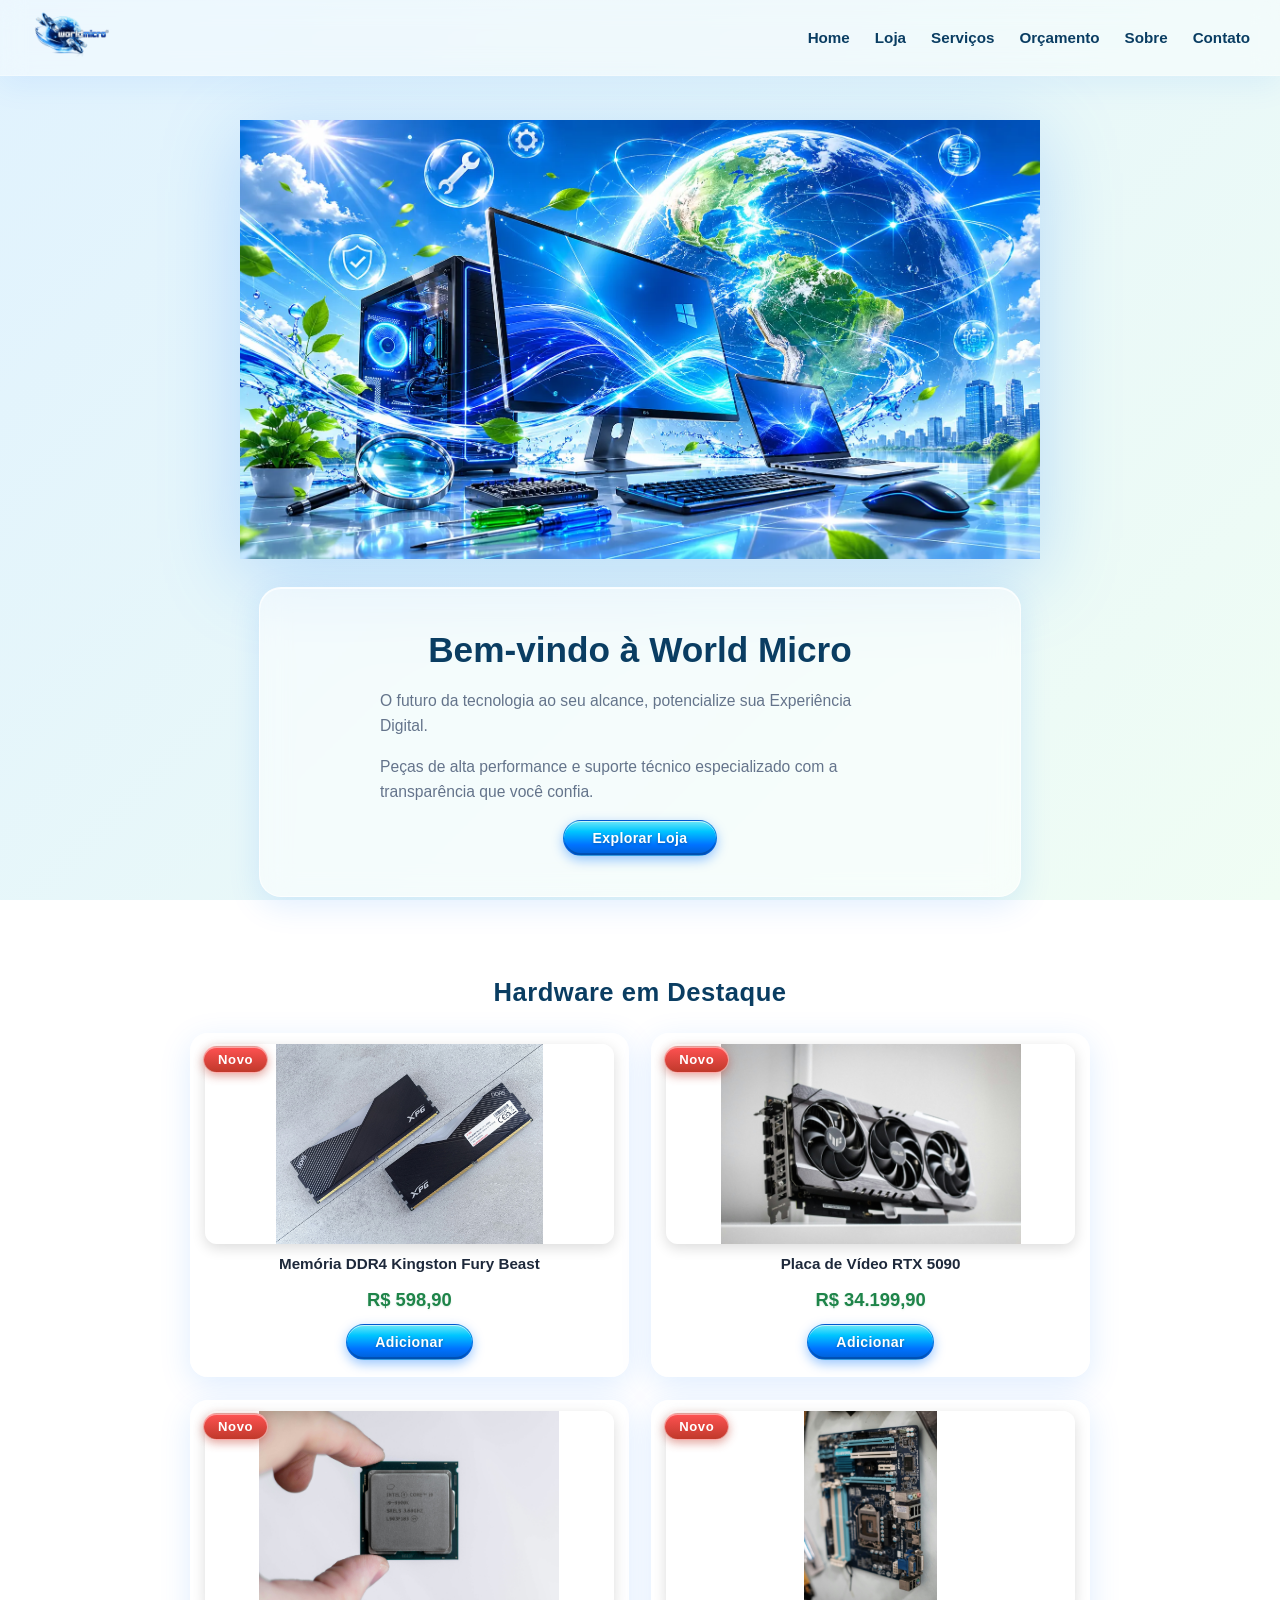
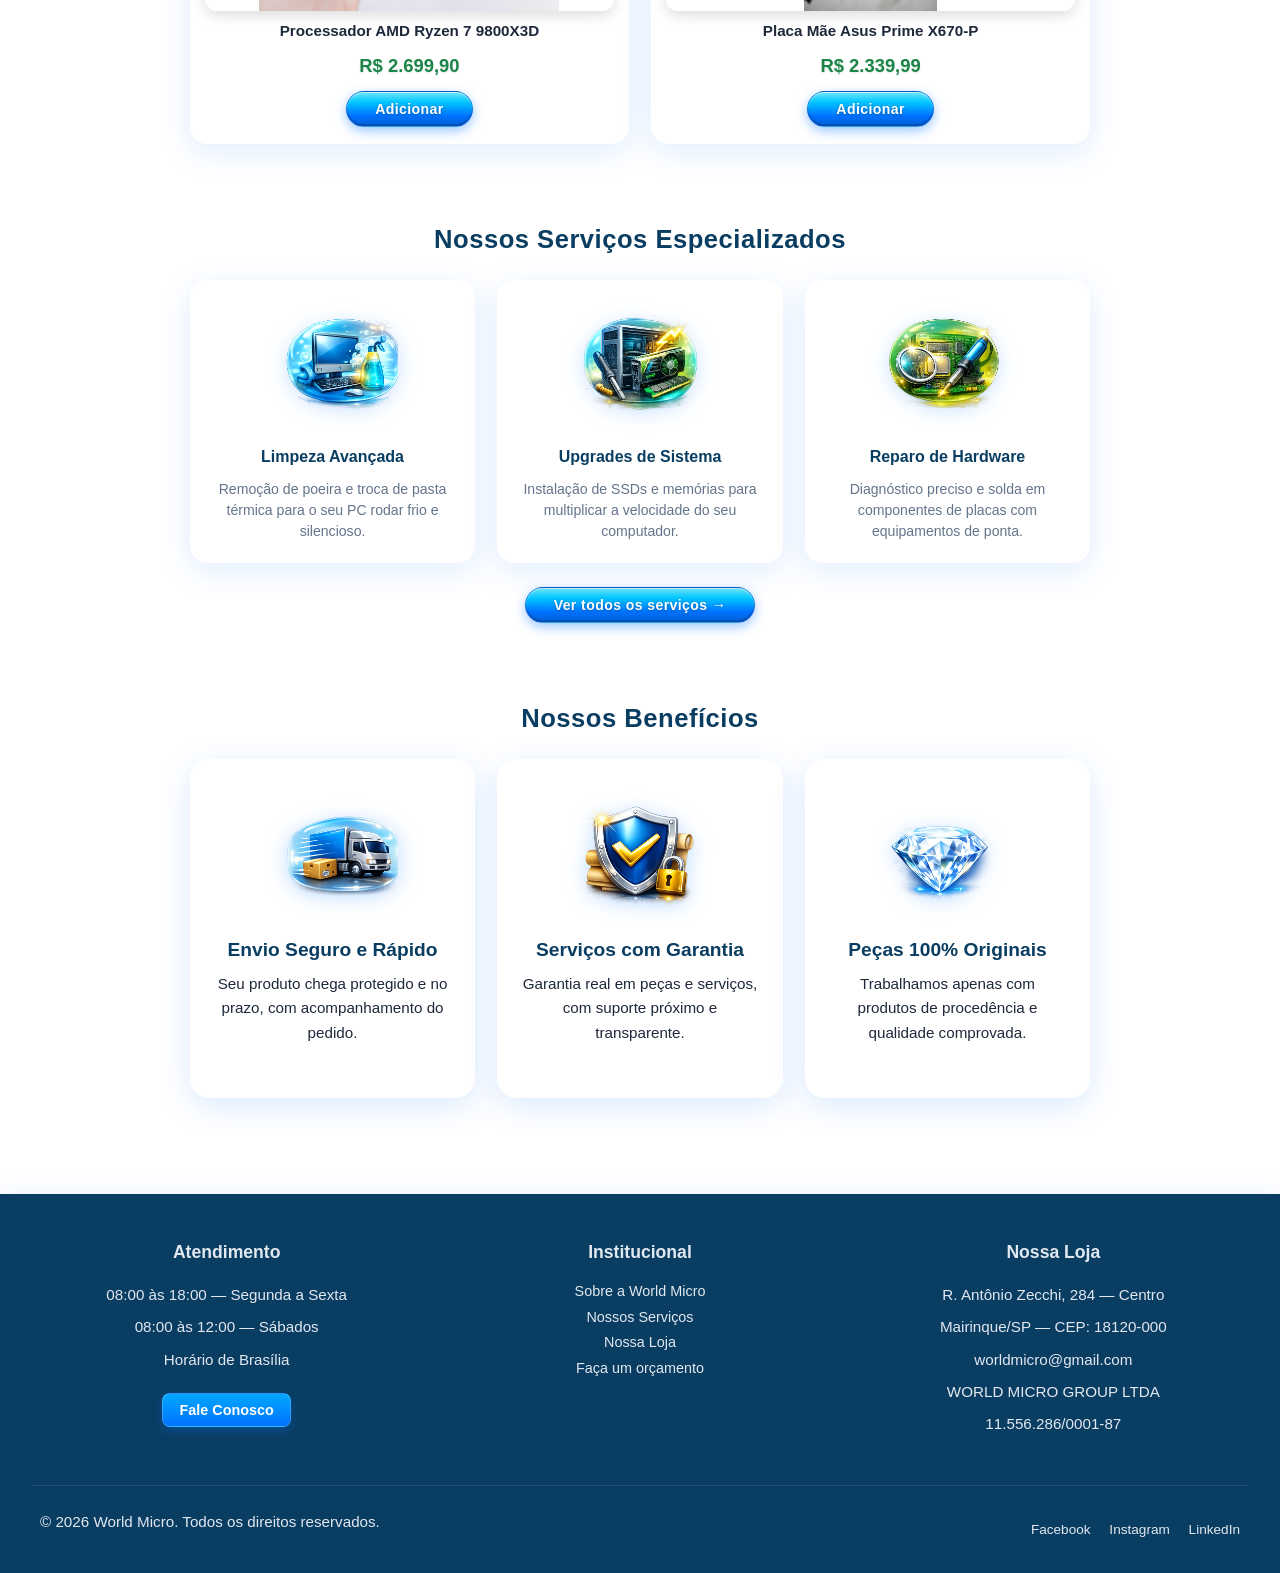
<file: index.html>
<!DOCTYPE html>
<html lang="pt-BR">
<head>
    <meta charset="UTF-8">
    <meta name="viewport" content="width=device-width, initial-scale=1.0">
    <meta name="author" content="Pedro">
    <meta name="description" content="Site para suporte técnico e venda de equipamentos eletrônicos em geral. Suporte técnico especializado em disposiitivos móveis (celulares) e desktops.">
    <meta name="keywords" content="RAM, Memória, Memória RAM, Assistência, Assistencia, Tecnica, Técnica, Assistencia Tecnica, Assistência Técnica, Computador, CPU, Formatar, Formatação, Placa de vídeo, NVIDIA, HYPERX, Hyperx, Tecnologia, Microcomputador, World Micro">
    <title>World Micro</title>
    <link rel="stylesheet" href="./styles/global.css">
    <link rel="stylesheet" href="./style.css">
    <script src="./js/components/header/header.js" defer></script>
    <script src="./js/components/footer/footer.js" defer></script>
</head>
<body>
    <header-component></header-component>
    <main>
        <section class="hero-section">
            <div class="hero-banner">
                <img src="./assets/hero-pc.webp" alt="Computador de Alta Performance" width="800" height="400" fetchpriority="high">
            </div>

            <div class="hero-content">
                <h1>Bem-vindo à World Micro</h1>
                <p>O futuro da tecnologia ao seu alcance, potencialize sua Experiência Digital.</p>
                <p>Peças de alta performance e suporte técnico especializado com a transparência que você confia.</p>
                <a href="./pages/store/store.html" class="aero-btn-sm">Explorar Loja</a>
            </div>
        </section>
        

        <section class="highlights-section">
            <h2>Hardware em Destaque</h2>
            <div class="products-grid">
                <article class="product-card aero-card">
                    <span class="badge-eco">Novo</span>
                    <img src="./assets/ram.jpg" alt="Memória DDR4 Kingston Fury Beast, RGB, 8GB, 3200MHz, Black, KF432C16BB2A/8" width="200" height="200" loading="lazy">
                    <h3>Memória DDR4 Kingston Fury Beast</h3>
                    <p class="price">R$ 598,90</p>
                    <button class="aero-btn-sm">Adicionar</button>
                </article>

                <article class="product-card aero-card">
                    <span class="badge-eco">Novo</span>
                    <img src="./assets/gpu.jpg" alt="Placa de Vídeo RTX 5090" width="200" height="200" loading="lazy">
                    <h3>Placa de Vídeo RTX 5090</h3>
                    <p class="price">R$ 34.199,90</p>
                    <button class="aero-btn-sm">Adicionar</button>
                </article>

                <article class="product-card aero-card">
                    <span class="badge-eco">Novo</span>
                    <img src="./assets/cpu.jpg" alt="Processador AMD Ryzen 7 9800X3D, 4.7GHz (5.2GHz Turbo), 8-Cores 16-Threads, AM5, Sem Cooler, 100-100001084WOF" width="200" height="200" loading="lazy">
                    <h3>Processador AMD Ryzen 7 9800X3D</h3>
                    <p class="price">R$ 2.699,90</p>
                    <button class="aero-btn-sm">Adicionar</button>
                </article>

                <article class="product-card aero-card">
                    <span class="badge-eco">Novo</span>
                    <img src="./assets/mobo.jpg" alt="Placa Mae Asus Prime X670-P, DDR5, Socket AM5, ATX, Chipset AMD X670, PRIME-X670-P" width="200" height="200" loading="lazy">
                    <h3>Placa Mãe Asus Prime X670-P</h3>
                    <p class="price">R$ 2.339,99</p>
                    <button class="aero-btn-sm">Adicionar</button>
                </article>
            </div>
        </section>

        <section class="services-overview">
            <h2>Nossos Serviços Especializados</h2>
            <ul class="services-grid">
                <li class="service-item aero-card">
                    <span class="service-icon service-icon--clean"></span>
                    <h3>Limpeza Avançada</h3>
                    <p>Remoção de poeira e troca de pasta térmica para o seu PC rodar frio e silencioso.</p>
                </li>
                <li class="service-item aero-card">
                    <span class="service-icon service-icon--upgrade"></span>
                    <h3>Upgrades de Sistema</h3>
                    <p>Instalação de SSDs e memórias para multiplicar a velocidade do seu computador.</p>
                </li>
                <li class="service-item aero-card">
                    <span class="service-icon service-icon--repair"></span>
                    <h3>Reparo de Hardware</h3>
                    <p>Diagnóstico preciso e solda em componentes de placas com equipamentos de ponta.</p>
                </li>
            </ul>
            <div class="services-action">
                <a href="./pages/service/service.html" class="aero-btn-sm">Ver todos os serviços →</a>
            </div>
        </section>

        
        <section class="benefits-bar">
            <h2>Nossos Benefícios</h2>
            <ul class="benefits-grid">
                <li class="benefit-item aero-card">
                    <span class="benefit-icon benefit-icon--truck"></span>
                    <h3>Envio Seguro e Rápido</h3>
                    <p>Seu produto chega protegido e no prazo, com acompanhamento do pedido.</p>
                </li>
                <li class="benefit-item aero-card">
                    <span class="benefit-icon benefit-icon--shield"></span>
                    <h3>Serviços com Garantia</h3>
                    <p>Garantia real em peças e serviços, com suporte próximo e transparente.</p>
                </li>
                <li class="benefit-item aero-card">
                    <span class="benefit-icon benefit-icon--diamond"></span>
                    <h3>Peças 100% Originais</h3>
                    <p>Trabalhamos apenas com produtos de procedência e qualidade comprovada.</p>
                </li>
            </ul>
        </section>
    </main>
    <footer-component></footer-component>
</body>
</html>
</file>
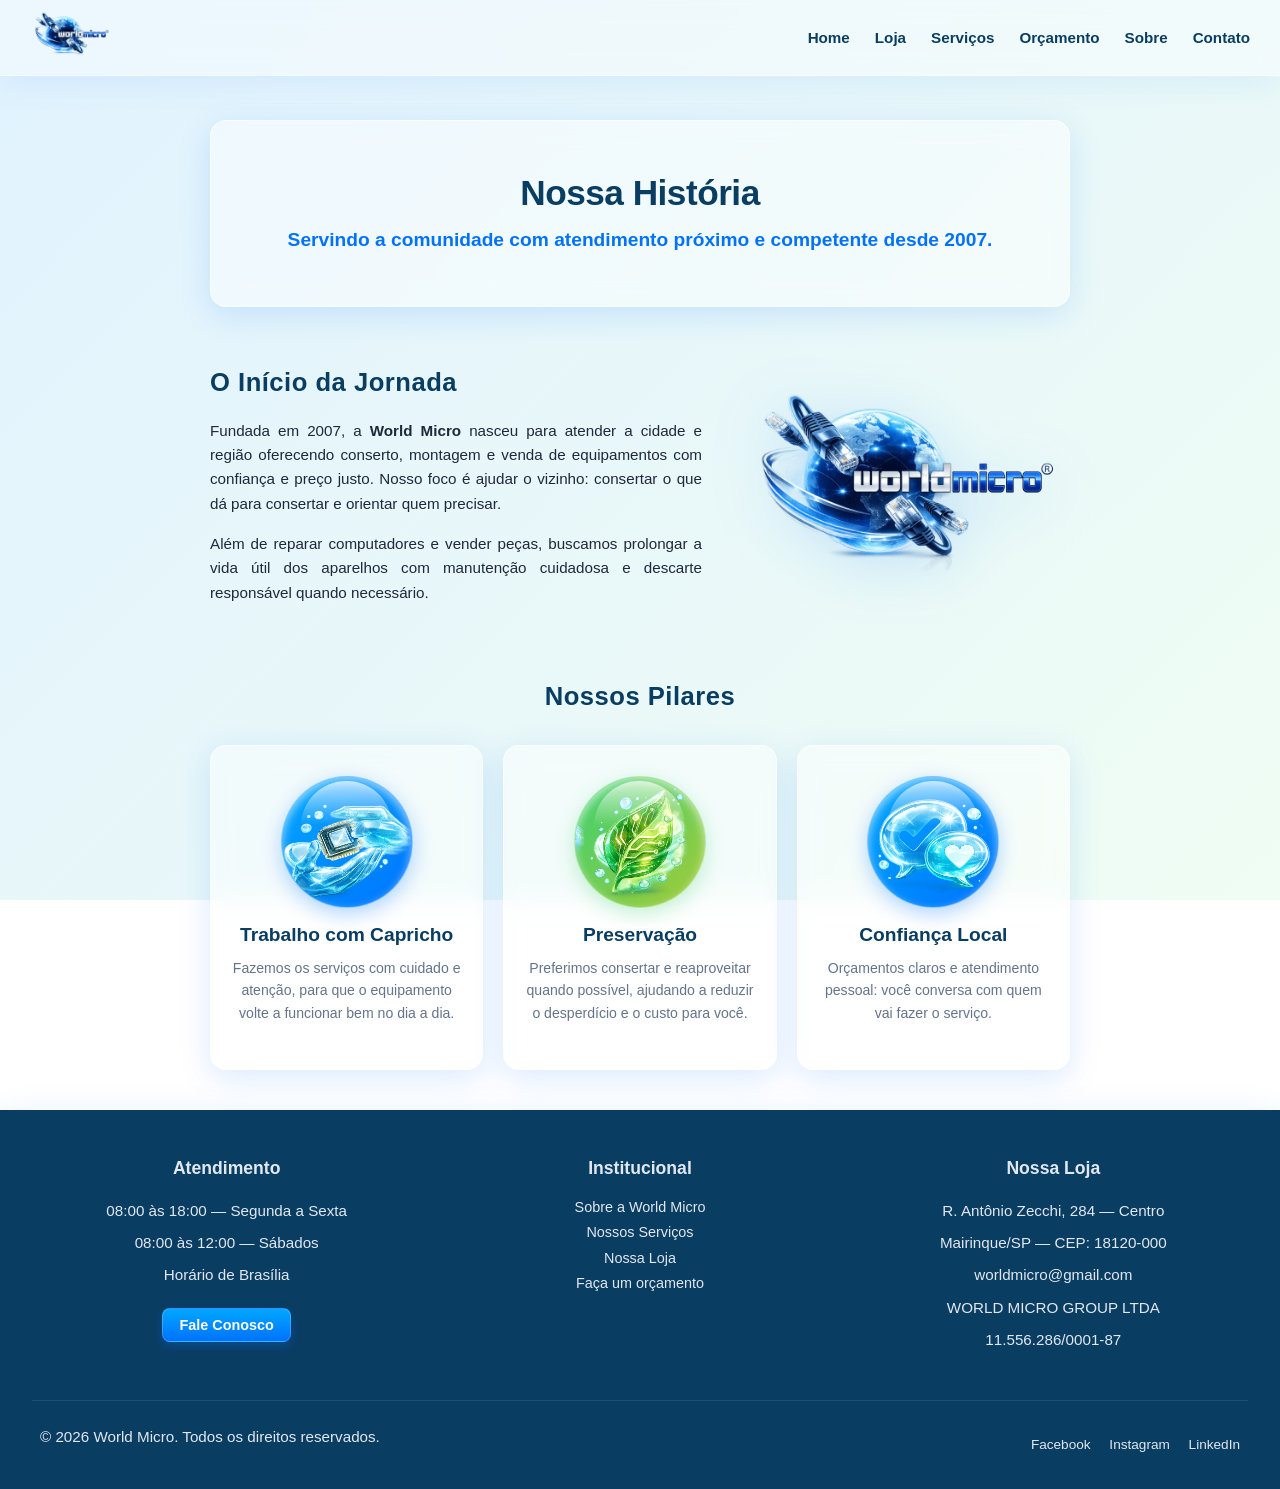
<file: pages/about/about.html>
<!DOCTYPE html>
<html lang="pt-BR">
<head>
    <meta charset="UTF-8">
    <meta name="viewport" content="width=device-width, initial-scale=1.0">
    <meta name="author" content="Pedro">
    <meta name="description" content="Conheça a história da World Micro, assistência técnica de confiança desde 2007 em Mairinque e região. Oferecemos conserto e montagem de computadores, notebooks e celulares com capricho e preço justo.">
    <meta name="keywords" content="Sobre a World Micro, Assistência Técnica Mairinque, Conserto de computador, Nossa História World Micro, Pilares World Micro, Pedro Mairinque">
    <title>World Micro | Sobre</title>
    <link rel="stylesheet" href="../../styles/global.css">
    <link rel="stylesheet" href="./style.css">
    <script src="../../js/components/header/header.js" defer></script>
    <script src="../../js/components/footer/footer.js" defer></script>
</head>
<body>
    <header-component></header-component>
    <main class="about-page">
        <section class="about-hero aero-card">
            <h1>Nossa História</h1>
            <p class="subtitle">Servindo a comunidade com atendimento próximo e competente desde 2007.</p>
        </section>

        <section class="about-history-section">
            <div class="history-text">
                <h2>O Início da Jornada</h2>
                <p>Fundada em 2007, a <strong>World Micro</strong> nasceu para atender a cidade e região oferecendo conserto, montagem e venda de equipamentos com confiança e preço justo. Nosso foco é ajudar o vizinho: consertar o que dá para consertar e orientar quem precisar.</p>
                <p>Além de reparar computadores e vender peças, buscamos prolongar a vida útil dos aparelhos com manutenção cuidadosa e descarte responsável quando necessário.</p>
            </div>
            <div class="history-image-container">
                <img src="../../assets/logo.webp" alt="Logo World Micro" class="history-img" width="300" height="300" loading="lazy">
            </div>
        </section>

        <section class="about-values-section">
            <h2>Nossos Pilares</h2>
            <div class="values-grid">
                <div class="value-card aero-card">
                    <div class="aero-sphere value-icon value-icon--tech"></div>
                    <h3>Trabalho com Capricho</h3>
                    <p>Fazemos os serviços com cuidado e atenção, para que o equipamento volte a funcionar bem no dia a dia.</p>
                </div>

                <div class="value-card aero-card">
                    <div class="aero-sphere aero-sphere--eco value-icon value-icon--eco"></div>
                    <h3>Preservação</h3>
                    <p>Preferimos consertar e reaproveitar quando possível, ajudando a reduzir o desperdício e o custo para você.</p>
                </div>

                <div class="value-card aero-card">
                    <div class="aero-sphere value-icon value-icon--trust"></div>
                    <h3>Confiança Local</h3>
                    <p>Orçamentos claros e atendimento pessoal: você conversa com quem vai fazer o serviço.</p>
                </div>
            </div>
        </section>
    </main>
    <footer-component></footer-component>
</body>
</html>
</file>
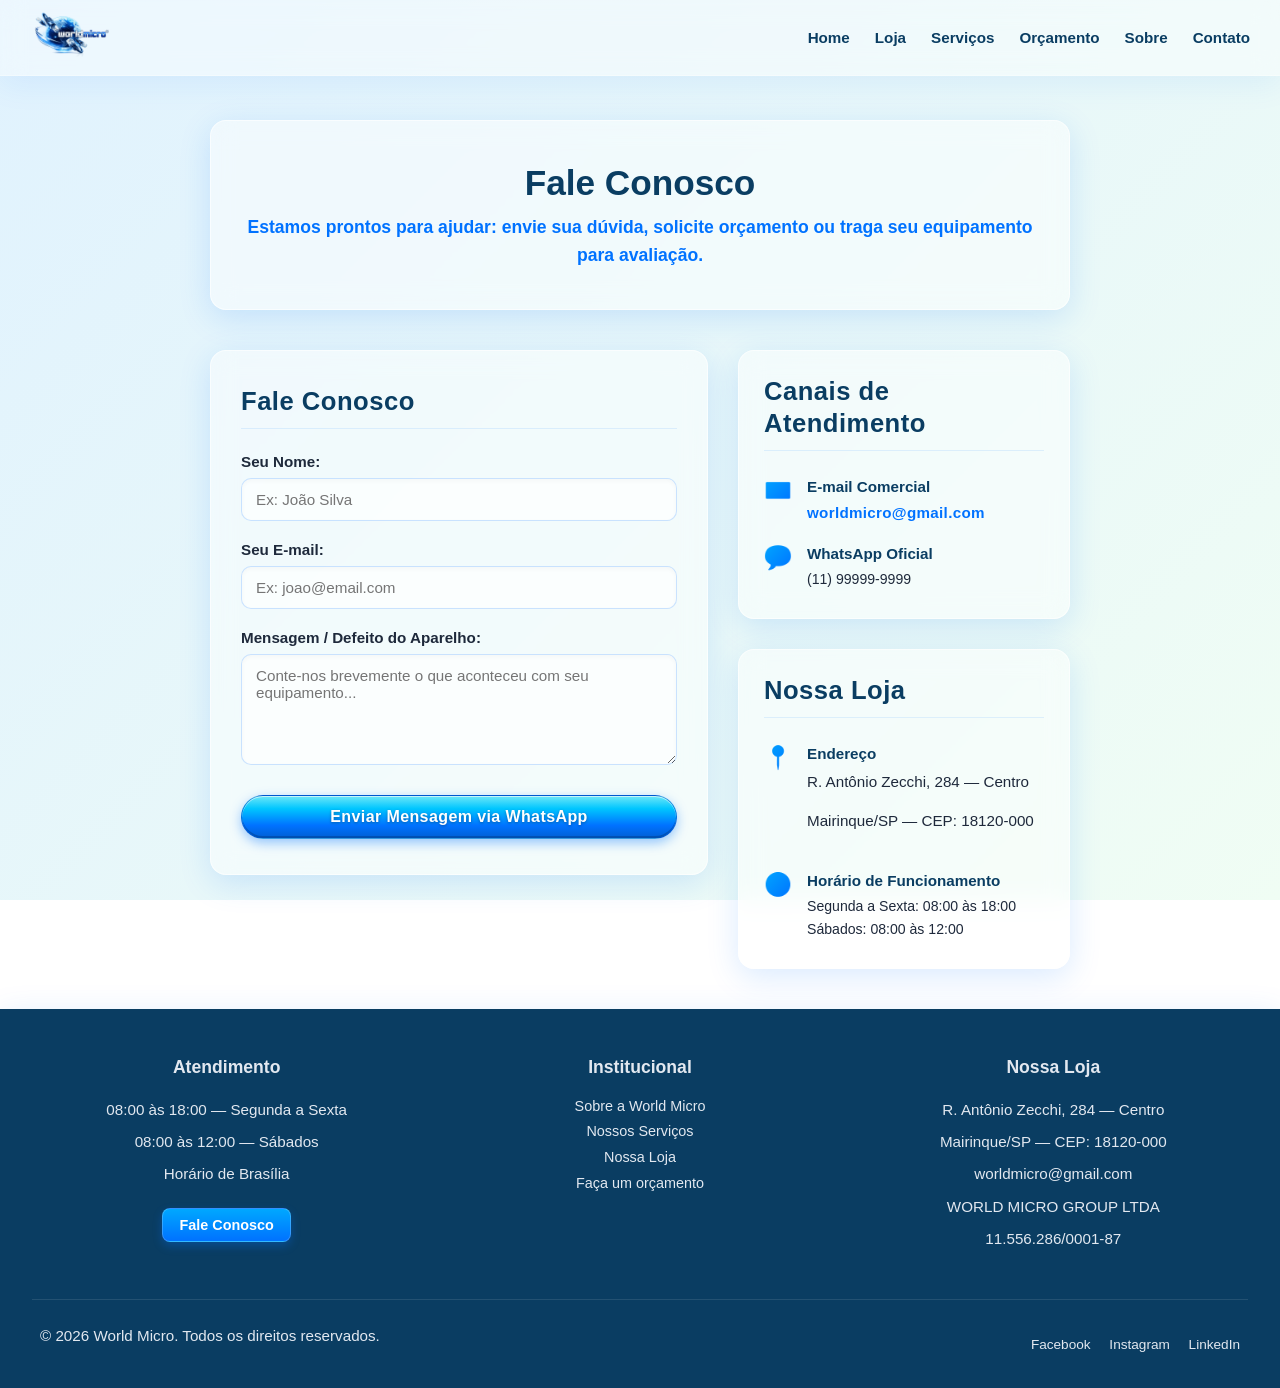
<file: pages/contact/contact.html>
<!DOCTYPE html>
<html lang="pt-BR">
<head>
    <meta charset="UTF-8">
    <meta name="viewport" content="width=device-width, initial-scale=1.0">
    <meta name="author" content="Pedro">
    <meta name="description" content="Entre em contato com a World Micro em Mairinque/SP. Solicite suporte técnico pelo WhatsApp oficial, envie um e-mail ou visite nossa loja para avaliarmos seu computador ou smartphone.">
    <meta name="keywords" content="Contato World Micro, WhatsApp Assistência Técnica, Endereço World Micro Mairinque, E-mail comercial World Micro, Horário de funcionamento World Micro">
    <title>World Micro | Contato</title>
    <link rel="stylesheet" href="../../styles/global.css">
    <link rel="stylesheet" href="./style.css">
    <script src="../../js/components/header/header.js" defer></script>
    <script src="../../js/components/footer/footer.js" defer></script>
    <script src="../../js/contact.js" defer></script>
</head>
<body>
    <header-component></header-component>
    <main class="contact-page">
        <section class="contact-hero aero-card">
            <h1>Fale Conosco</h1>
            <p class="subtitle">Estamos prontos para ajudar: envie sua dúvida, solicite orçamento ou traga seu equipamento para avaliação.</p>
        </section>

        <div class="contact-layout">
            <section class="contact-form-section aero-card">
                <h2>Fale Conosco</h2>
                <form id="contato-whatsapp">
                    <div class="form-group">
                        <label for="name">Seu Nome:</label>
                        <input type="text" id="name" name="name" placeholder="Ex: João Silva" required>
                    </div>

                    <div class="form-group">
                        <label for="email">Seu E-mail:</label>
                        <input type="email" id="email" name="email" placeholder="Ex: joao@email.com" required>
                    </div>

                    <div class="form-group">
                        <label for="message">Mensagem / Defeito do Aparelho:</label>
                        <textarea id="message" name="message" rows="5" placeholder="Conte-nos brevemente o que aconteceu com seu equipamento..." required></textarea>
                    </div>

                    <button type="submit" class="aero-btn-sm btn-submit-contact">
                        Enviar Mensagem via WhatsApp
                    </button>
                </form>
            </section>

            <div class="contact-info-column">
                <section class="info-box aero-card">
                    <h2>Canais de Atendimento</h2>
                    <div class="info-item">
                        <span class="info-icon text-icon">📧</span>
                        <div>
                            <p class="info-title">E-mail Comercial</p>
                            <a href="mailto:worldmicro@gmail.com" class="link-aero">worldmicro@gmail.com</a>
                        </div>
                    </div>
                    <div class="info-item">
                        <span class="info-icon text-icon">💬</span>
                        <div>
                            <p class="info-title">WhatsApp Oficial</p>
                            <p class="info-detail">(11) 99999-9999</p>
                        </div>
                    </div>
                </section>

                <section class="info-box aero-card">
                    <h2>Nossa Loja</h2>
                    <div class="info-item">
                        <span class="info-icon text-icon">📍</span>
                        <div>
                            <p class="info-title">Endereço</p>
                            <p>R. Antônio Zecchi, 284 — Centro</p>
                            <p>Mairinque/SP — CEP: 18120-000</p>
                        </div>
                    </div>
                    <div class="info-item">
                        <span class="info-icon text-icon">🕒</span>
                        <div>
                            <p class="info-title">Horário de Funcionamento</p>
                            <p class="info-detail">Segunda a Sexta: 08:00 às 18:00</p>
                            <p class="info-detail">Sábados: 08:00 às 12:00</p>
                        </div>
                    </div>
                </section>
            </div>
        </div>
    </main>
    <footer-component></footer-component>
</body>
</html>
</file>
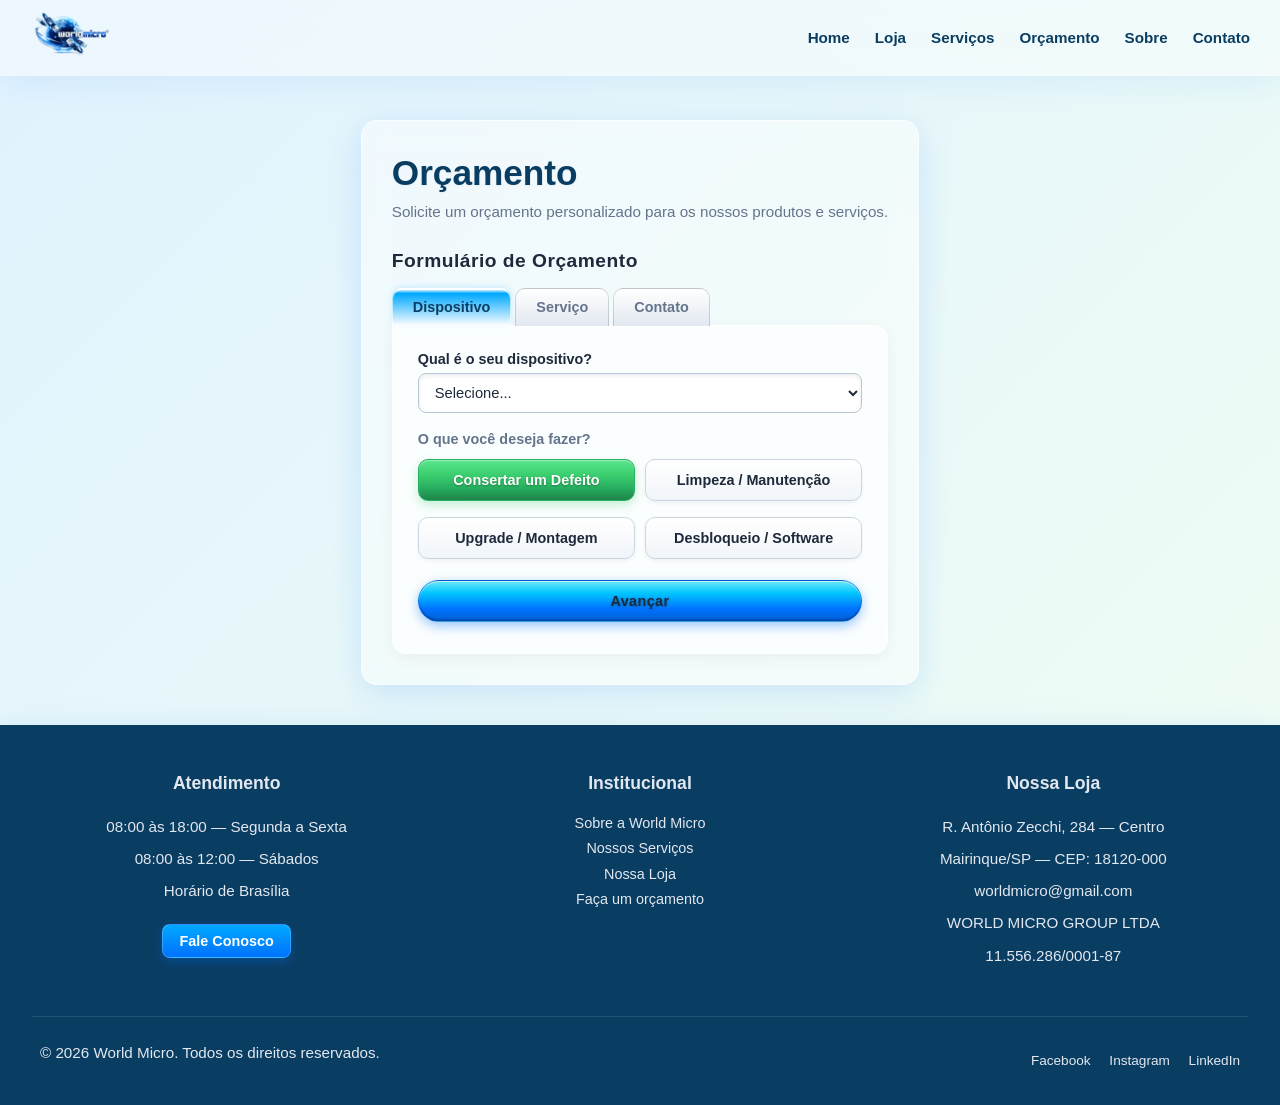
<file: pages/quote/quote.html>
<!DOCTYPE html>
<html lang="pt-BR">
<head>
    <meta charset="UTF-8">
    <meta name="viewport" content="width=device-width, initial-scale=1.0">
    <meta name="author" content="Pedro">
    <meta name="description" content="Solicite um orçamento sob medida online e rápido com a World Micro. Selecione seu dispositivo (computador, notebook, celular ou videogame), relate o defeito ou serviço desejado e nos envie seus dados.">
    <meta name="keywords" content="Orçamento Online World Micro, Conserto de Celular Preço, Valor Limpeza PC, Solicitar Orçamento Mairinque, Troca de Tela Orçamento">
    <title>World Micro | Orçamento</title>
    <link rel="stylesheet" href="../../styles/global.css">
    <link rel="stylesheet" href="./style.css">
    <script src="../../js/components/header/header.js" defer></script>
    <script src="../../js/components/footer/footer.js" defer></script>
</head>
<body>
    <header-component></header-component>
    <main class="quote-container aero-card">
        <h1>Orçamento</h1>
        <p>Solicite um orçamento personalizado para os nossos produtos e serviços.</p>
        <section class="formulario-orcamento">
            <h2>Formulário de Orçamento</h2>
            <form id="form-orcamento" action="/enviar-orcamento" method="POST">
    
                <input type="radio" name="etapa_wizard" id="passo1" checked style="display:none;">
                <input type="radio" name="etapa_wizard" id="passo2" style="display:none;">
                <input type="radio" name="etapa_wizard" id="passo3" style="display:none;">

                <input type="radio" id="obj_conserto" name="objetivo" value="conserto" checked style="display:none;">
                <input type="radio" id="obj_manutencao" name="objetivo" value="manutencao" style="display:none;">
                <input type="radio" id="obj_upgrade" name="objetivo" value="upgrade" style="display:none;">
                <input type="radio" id="obj_software" name="objetivo" value="software" style="display:none;">

                <nav class="form-tabs">
                    <label for="passo1" class="tab">Dispositivo</label>
                    <label for="passo2" class="tab">Serviço</label>
                    <label for="passo3" class="tab">Contato</label>
                </nav>

                <div class="abas-wrapper">
                    
                    <fieldset class="etapa-conteudo" id="conteudo-passo1">
                        <legend>Identificação do Aparelho</legend>
                        
                        <label for="tipo_aparelho">Qual é o seu dispositivo?</label>
                        <select id="tipo_aparelho" name="tipo_aparelho">
                            <option value="">Selecione...</option>
                            <option value="computador">Computador / Desktop</option>
                            <option value="notebook">Notebook</option>
                            <option value="celular">Celular / Smartphone</option>
                            <option value="videogame">Videogame / Console</option>
                        </select>

                        <p style="font-weight: 600; font-size: 0.9rem; margin-top: 15px; margin-bottom: 8px;">O que você deseja fazer?</p>
                        
                        <div class="opcoes-objetivo">
                            <label for="obj_conserto" class="label-objetivo"> Consertar um Defeito</label>
                            <label for="obj_manutencao" class="label-objetivo"> Limpeza / Manutenção</label>
                            <label for="obj_upgrade" class="label-objetivo"> Upgrade / Montagem</label>
                            <label for="obj_software" class="label-objetivo"> Desbloqueio / Software</label>
                        </div>

                        <label for="passo2" class="aero-btn-sm btn-avancar">Avançar</label>
                    </fieldset>

                    <fieldset class="etapa-conteudo" id="conteudo-passo2">
                        <legend>Detalhes do Serviço</legend>

                        <div class="sub-etapa" id="sub-conserto">
                            <label for="tipo_defeito">Sintoma Principal do Defeito:</label>
                            <select id="tipo_defeito" name="tipo_defeito">
                                <option value="">Selecione...</option>
                                <option value="nao_liga">Não liga / Sem sinal</option>
                                <option value="tela_quebrada">Tela quebrada / Rachada</option>
                                <option value="bateria">Bateria não segura carga</option>
                                <option value="outro">Outro problema</option>
                            </select>

                            <label for="descricao_defeito">Descreva o que aconteceu:</label>
                            <textarea id="descricao_defeito" name="descricao_defeito" rows="3" placeholder="Ex: Parou de dar vídeo após uma queda..."></textarea>
                        </div>

                        <div class="sub-etapa" id="sub-manutencao">
                            <label>Quais serviços de manutenção preventiva você precisa?</label>
                            <div class="grupo-checkbox">
                                <input type="checkbox" id="limp_interna" name="servicos_manutencao" value="limpeza_interna">
                                <label for="limp_interna">Limpeza Interna Completa (Remoção de poeira)</label>
                                <br>
                                <input type="checkbox" id="pasta_termica" name="servicos_manutencao" value="pasta_termica">
                                <label for="pasta_termica">Troca de Pasta Térmica de Alta Performance</label>
                                <br>
                                <input type="checkbox" id="otimizacao" name="servicos_manutencao" value="otimizacao_sistema">
                                <label for="otimizacao">Otimização de Sistema / Formatação Limpa</label>
                            </div>
                        </div>

                        <div class="sub-etapa" id="sub-upgrade">
                            <label for="pecas_upgrade">Quais peças você deseja instalar ou montar?</label>
                            <textarea id="pecas_upgrade" name="pecas_upgrade" rows="3" placeholder="Ex: Quero trocar o HD por um SSD e adicionar 16GB de RAM..."></textarea>
                            
                            <label for="marca_modelo">Marca e Modelo do Aparelho Atual (Se aplicável):</label>
                            <input type="text" id="marca_modelo" name="marca_modelo" placeholder="Ex: Dell Inspiron 15">
                        </div>

                        <div class="sub-etapa" id="sub-software">
                            <label for="servico_software">Qual o serviço de sistema/software desejado?</label>
                            <select id="servico_software" name="servico_software">
                                <option value="">Selecione...</option>
                                <option value="desbloqueio">Desbloqueio / Custom Firmware (Consoles)</option>
                                <option value="backup">Backup de Dados / Recuperação de Arquivos</option>
                                <option value="instalacao_os">Instalação de Sistema Operacional</option>
                                <option value="remocao_virus">Remoção de Vírus e Malwares</option>
                            </select>
                        </div>

                        <div class="container-upload">
                            <p class="titulo-upload">Anexar Imagem ou Foto de Referência (Opcional):</p>
                            <input type="file" id="foto_defeito" name="foto_defeito" accept="image/*" style="display: none;">
                            <label for="foto_defeito" class="upload-area-botao">
                                Enviar Arquivo / Imagem
                            </label>
                            <span class="upload-aviso">Formatos aceitos: JPG, PNG. Máx 5MB.</span>
                        </div>

                        <label for="passo3" class="aero-btn-sm btn-avancar">Avançar</label>
                    </fieldset>

                    <fieldset class="etapa-conteudo" id="conteudo-passo3">
                        <legend>Dados de Contato</legend>
                        <label for="nome_cliente">Seu Nome:</label>
                        <input type="text" id="nome_cliente" name="nome_cliente">

                        <label for="email_cliente">Seu E-mail:</label>
                        <input type="email" id="email_cliente" name="email_cliente">

                        <button type="submit" class="aero-btn-sm botao-enviar">Solicitar Orçamento</button>
                    </fieldset>
                </div>
            </form>
        </section>
    </main>
    <footer-component></footer-component>
</body>
</html>
</file>
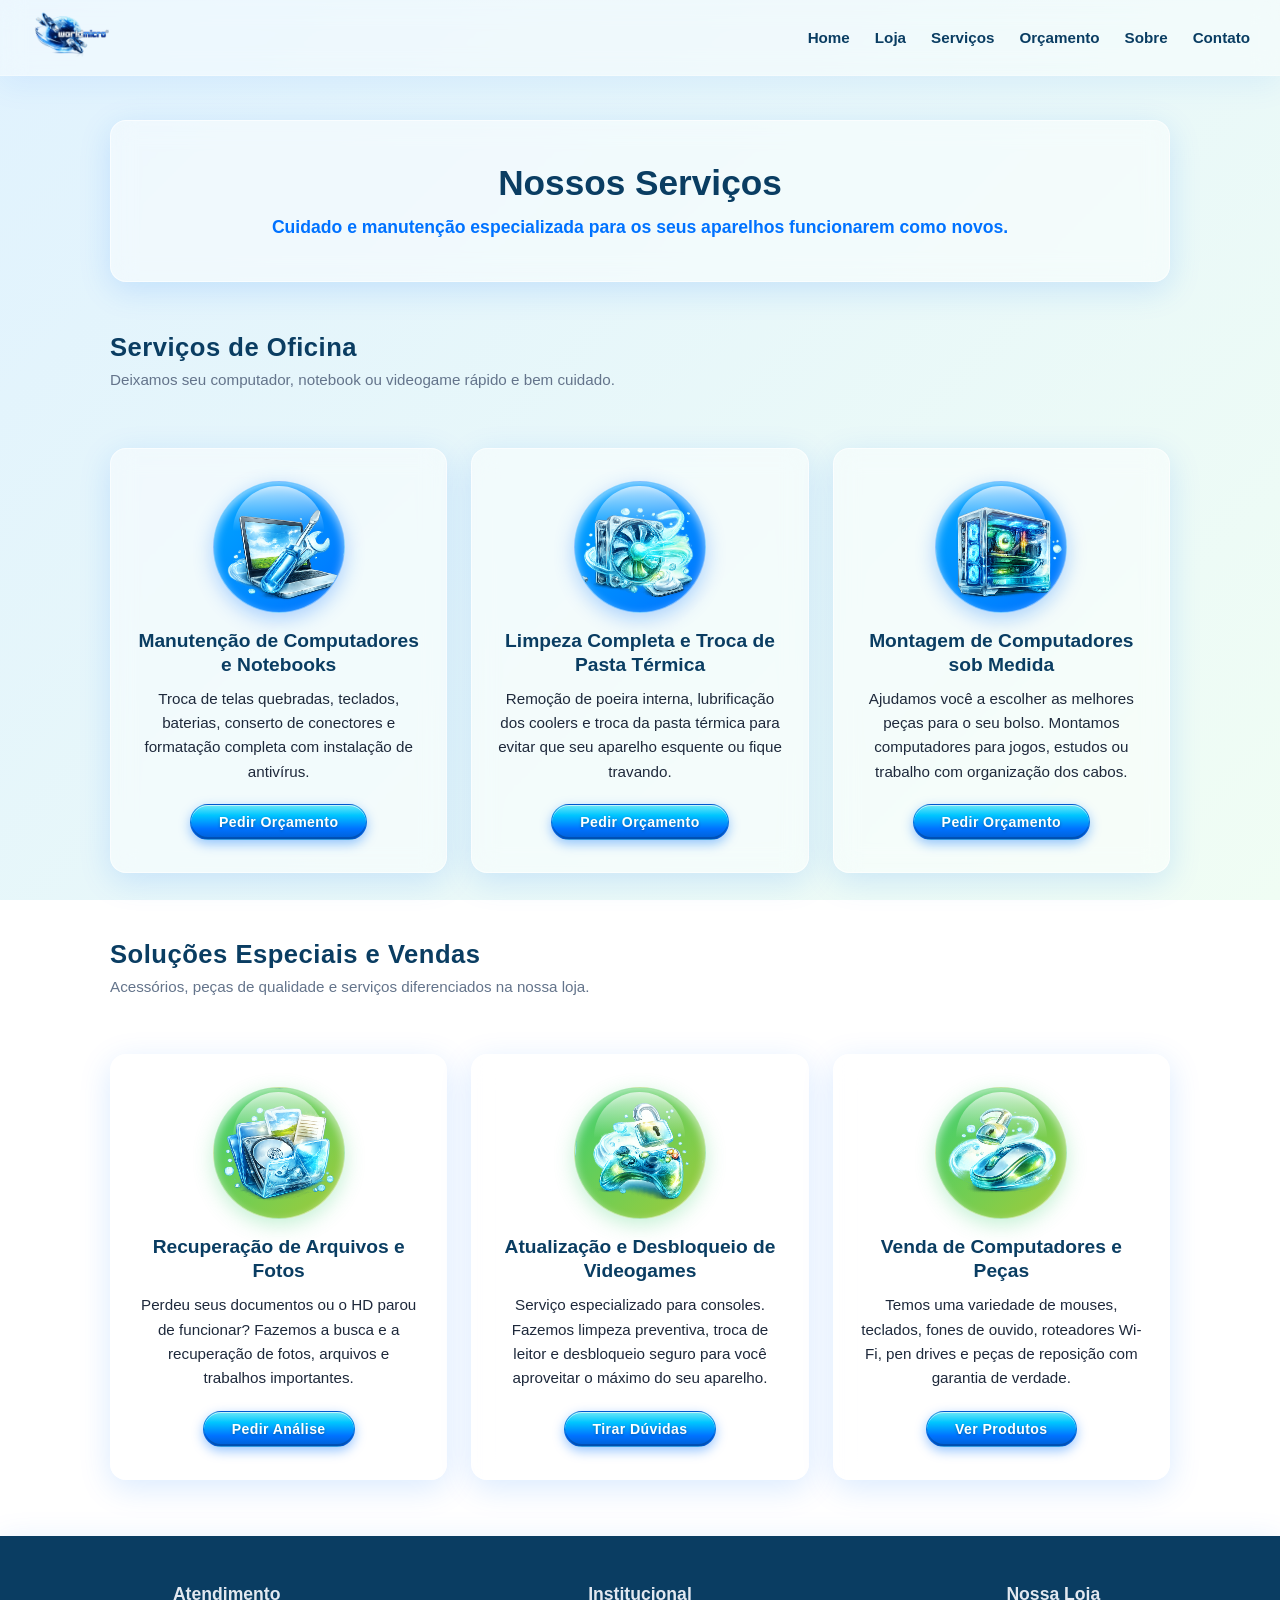
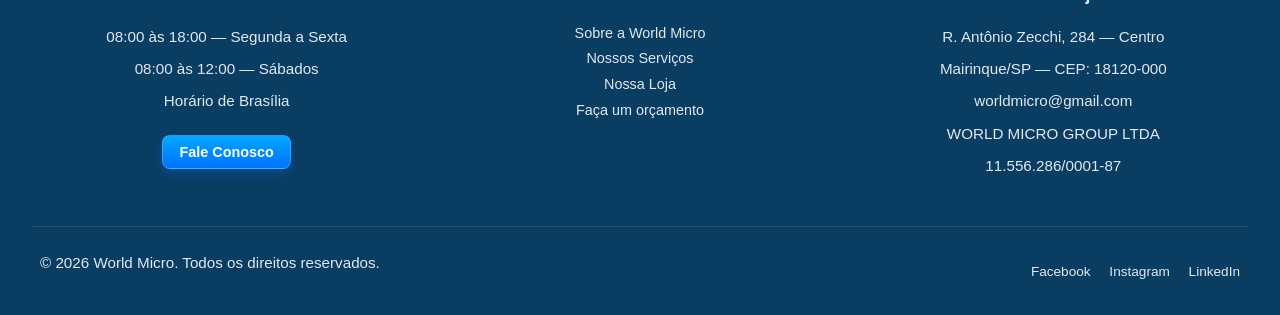
<file: pages/service/service.html>
<!DOCTYPE html>
<html lang="pt-BR">
<head>
    <meta charset="UTF-8">
    <meta name="viewport" content="width=device-width, initial-scale=1.0">
    <meta name="author" content="Pedro">
    <meta name="description" content="Explore nossos serviços técnicos especializados: manutenção e formatação de computadores e notebooks, limpeza avançada com troca de pasta térmica, upgrades de SSD/RAM, conserto de videogames e recuperação de dados.">
    <meta name="keywords" content="Serviços World Micro, Limpeza de Computador Mairinque, Upgrade Notebook SSD, Conserto PC, Assistência Técnica Gamer, Conserto Videogames">
    <title>World Micro | Serviços</title>
    <link rel="stylesheet" href="../../styles/global.css">
    <link rel="stylesheet" href="./style.css">
    <script src="../../js/components/header/header.js" defer></script>
    <script src="../../js/components/footer/footer.js" defer></script>
</head>
<body>
    <header-component></header-component>
    <main class="service-page">
        <section class="service-hero aero-card">
            <h1>Nossos Serviços</h1>
            <p class="subtitle">Cuidado e manutenção especializada para os seus aparelhos funcionarem como novos.</p>
        </section>

        <section class="service-category">
            <div class="category-header">
                <h2>Serviços de Oficina</h2>
                <p>Deixamos seu computador, notebook ou videogame rápido e bem cuidado.</p>
            </div>

            <ul class="services-grid">
                <li>
                    <article class="service-card aero-card">
                        <div class="aero-sphere service-icon-sphere icon-hardware"></div>
                        <h3>Manutenção de Computadores e Notebooks</h3>
                        <p>Troca de telas quebradas, teclados, baterias, conserto de conectores e formatação completa com instalação de antivírus.</p>
                        <a href="../quote/quote.html" class="aero-btn-sm">Pedir Orçamento</a>
                    </article>
                </li>
            
                <li>
                    <article class="service-card aero-card">
                        <div class="aero-sphere service-icon-sphere icon-clean"></div>
                        <h3>Limpeza Completa e Troca de Pasta Térmica</h3>
                        <p>Remoção de poeira interna, lubrificação dos coolers e troca da pasta térmica para evitar que seu aparelho esquente ou fique travando.</p>
                        <a href="../quote/quote.html" class="aero-btn-sm">Pedir Orçamento</a>
                    </article>
                </li>

                <li>
                    <article class="service-card aero-card">
                        <div class="aero-sphere service-icon-sphere icon-setup"></div>
                        <h3>Montagem de Computadores sob Medida</h3>
                        <p>Ajudamos você a escolher as melhores peças para o seu bolso. Montamos computadores para jogos, estudos ou trabalho com organização dos cabos.</p>
                        <a href="../quote/quote.html" class="aero-btn-sm">Pedir Orçamento</a>
                    </article>
                </li>
            </ul>
        </section>

        <section class="service-category">
            <div class="category-header">
                <h2>Soluções Especiais e Vendas</h2>
                <p>Acessórios, peças de qualidade e serviços diferenciados na nossa loja.</p>
            </div>

            <ul class="services-grid">
                <li>
                    <article class="service-card aero-card">
                        <div class="aero-sphere aero-sphere--eco service-icon-sphere icon-data"></div>
                        <h3>Recuperação de Arquivos e Fotos</h3>
                        <p>Perdeu seus documentos ou o HD parou de funcionar? Fazemos a busca e a recuperação de fotos, arquivos e trabalhos importantes.</p>
                        <a href="../quote/quote.html" class="aero-btn-sm">Pedir Análise</a>
                    </article>
                </li>

                <li>
                    <article class="service-card aero-card">
                        <div class="aero-sphere aero-sphere--eco service-icon-sphere icon-game"></div>
                        <h3>Atualização e Desbloqueio de Videogames</h3>
                        <p>Serviço especializado para consoles. Fazemos limpeza preventiva, troca de leitor e desbloqueio seguro para você aproveitar o máximo do seu aparelho.</p>
                        <a href="../quote/quote.html" class="aero-btn-sm">Tirar Dúvidas</a>
                    </article>
                </li>

                <li>
                    <article class="service-card aero-card">
                        <div class="aero-sphere aero-sphere--eco service-icon-sphere icon-store"></div>
                        <h3>Venda de Computadores e Peças</h3>
                        <p>Temos uma variedade de mouses, teclados, fones de ouvido, roteadores Wi-Fi, pen drives e peças de reposição com garantia de verdade.</p>
                        <a href="../quote/quote.html" class="aero-btn-sm">Ver Produtos</a>
                    </article>
                </li>
            </ul>
        </section>
    </main>
    <footer-component></footer-component>
</body>
</html>
</file>
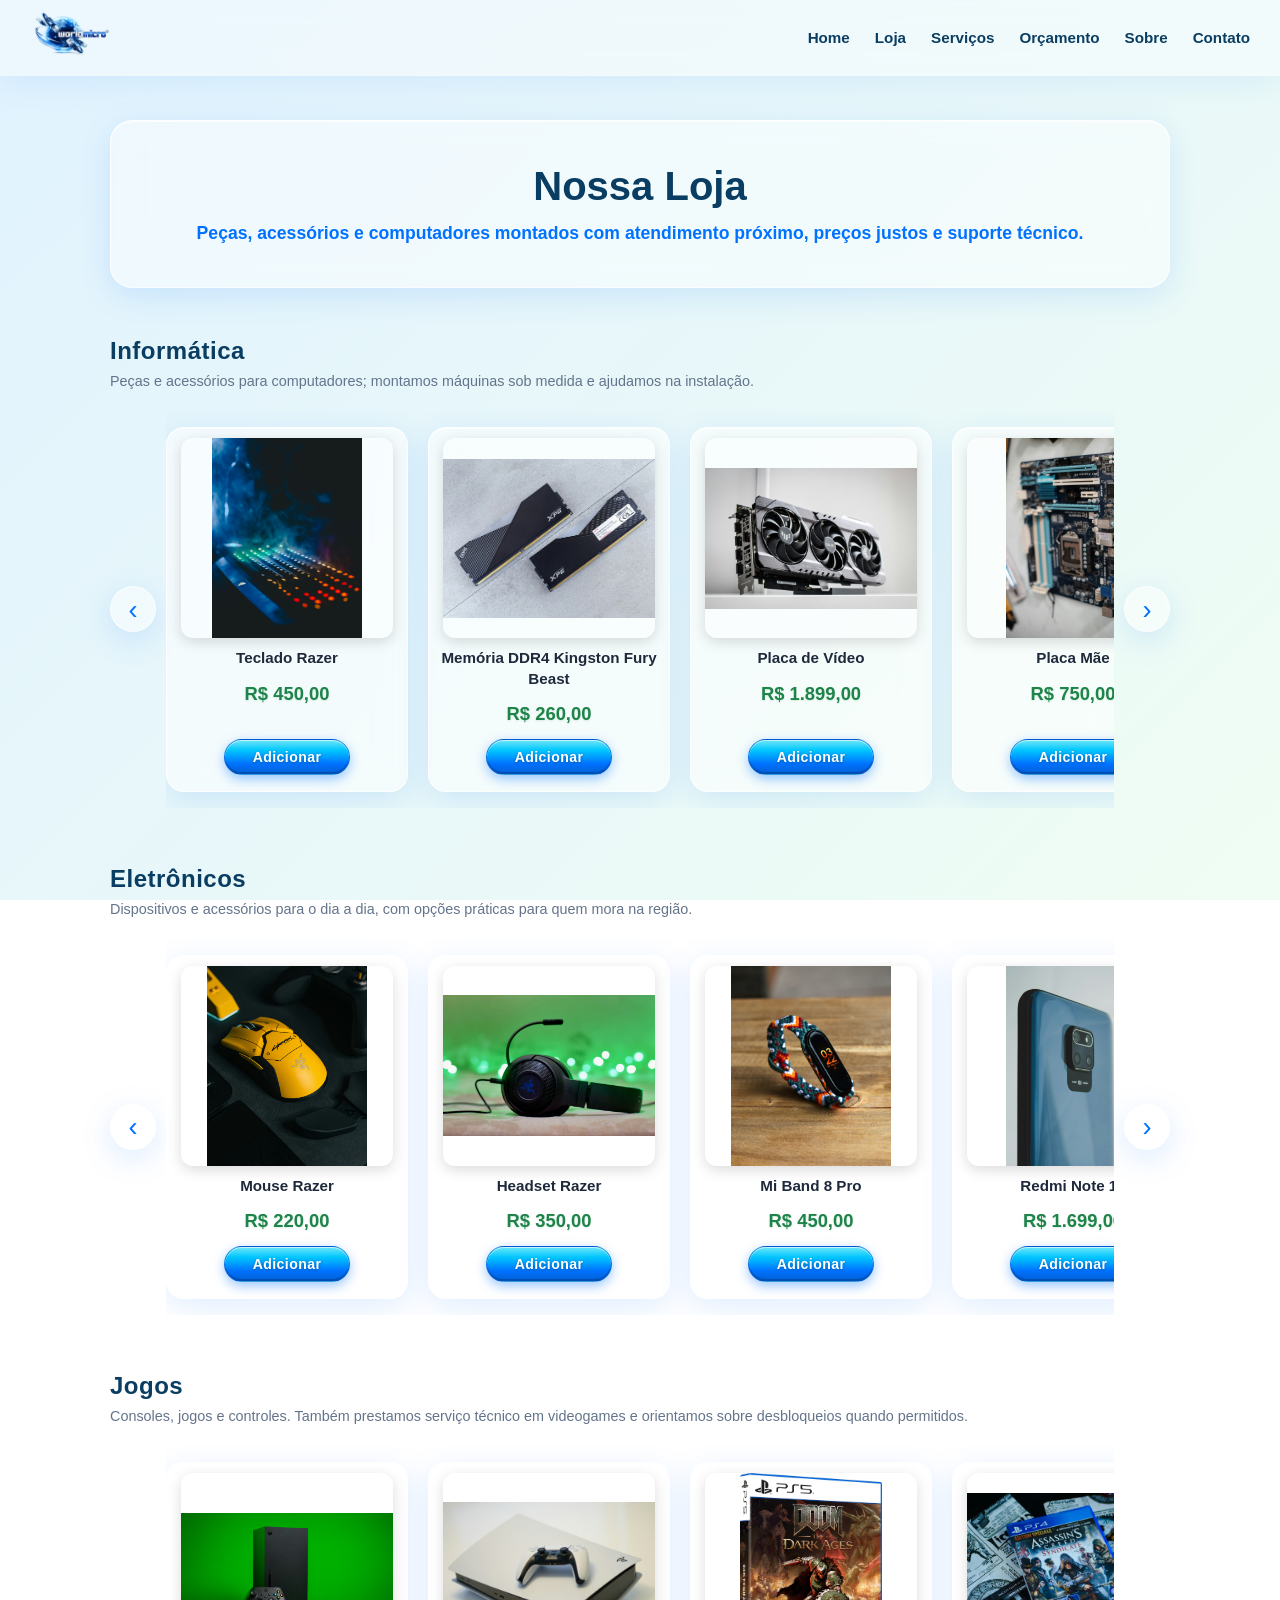
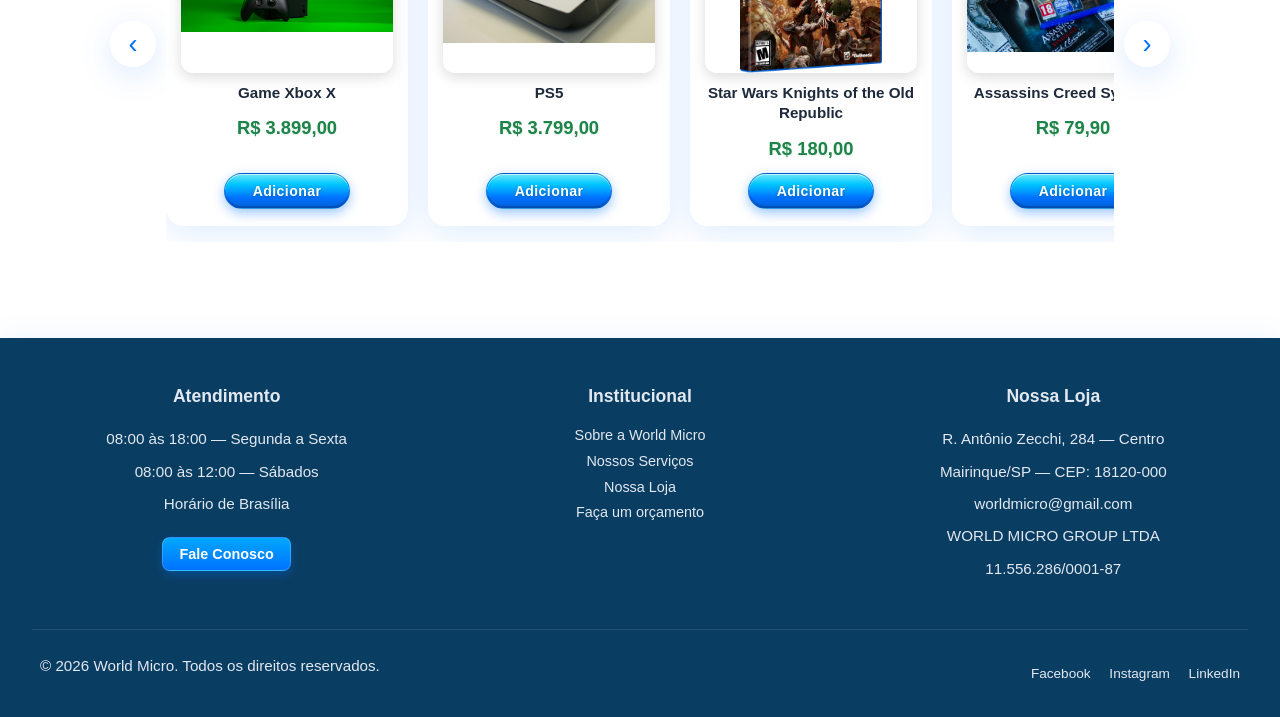
<file: pages/store/store.html>
<!DOCTYPE html>
<html lang="pt-BR">
<head>
    <meta charset="UTF-8">
    <meta name="viewport" content="width=device-width, initial-scale=1.0">
    <meta name="author" content="Pedro">
    <meta name="description" content="Visite a nossa loja de informática e eletrônicos. Oferecemos peças de hardware originais com garantia, teclados e mouses gamer, headsets, smartphones, pulseiras inteligentes e muito mais.">
    <meta name="keywords" content="Loja World Micro, Hardware Mairinque, Peças de computador, Comprar Teclado Razer, Comprar Placa de Vídeo RTX, Eletrônicos Mairinque, Jogos PS5">
    <title>World Micro | Loja</title>
    <link rel="stylesheet" href="../../styles/global.css">
    <link rel="stylesheet" href="./style.css">
    <script src="../../js/components/header/header.js" defer></script>
    <script src="../../js/components/footer/footer.js" defer></script>

    <script src="../../js/components/carrossel/carrossel.js" defer></script>
</head>
<body>
    <header-component></header-component>

    <main class="store-container">
        <section class="store-hero aero-card">
            <h1>Nossa Loja</h1>
            <p class="subtitle">Peças, acessórios e computadores montados com atendimento próximo, preços justos e suporte técnico.</p>
        </section>

        <section class="informatica">
            <div class="cabecalho-secao">
                <h2>Informática</h2>
                <p>Peças e acessórios para computadores; montamos máquinas sob medida e ajudamos na instalação.</p>
            </div>
            <div class="carrossel-wrapper">
                <button class="btn-carrossel btn-anterior" aria-label="Anterior">&#8249;</button>
                <div class="carrossel-produtos">
                    <article class="product-card aero-card">
                        <img src="../../assets/store-pics/razer-teclado.jpg" alt="Teclado Razer" width="200" height="200" loading="lazy">
                        <h3>Teclado Razer</h3>
                        <p class="price">R$ 450,00</p>
                        <button class="aero-btn-sm">Adicionar</button>
                    </article>
                    <article class="product-card aero-card">
                        <img src="../../assets/ram.jpg" alt="Memória DDR4 Kingston Fury Beast" width="200" height="200" loading="lazy">
                        <h3>Memória DDR4 Kingston Fury Beast</h3>
                        <p class="price">R$ 260,00</p>
                        <button class="aero-btn-sm">Adicionar</button>
                    </article>
                    <article class="product-card aero-card">
                        <img src="../../assets/gpu.jpg" alt="Placa de Vídeo" width="200" height="200" loading="lazy">
                        <h3>Placa de Vídeo</h3>
                        <p class="price">R$ 1.899,00</p>
                        <button class="aero-btn-sm">Adicionar</button>
                    </article>
                    <article class="product-card aero-card">
                        <img src="../../assets/mobo.jpg" alt="Placa Mãe" width="200" height="200" loading="lazy">
                        <h3>Placa Mãe</h3>
                        <p class="price">R$ 750,00</p>
                        <button class="aero-btn-sm">Adicionar</button>
                    </article>
                    <article class="product-card aero-card">
                        <img src="../../assets/cpu.jpg" alt="Processador" width="200" height="200" loading="lazy">
                        <h3>Processador</h3>
                        <p class="price">R$ 850,00</p>
                        <button class="aero-btn-sm">Adicionar</button>
                    </article>
                </div>
                <button class="btn-carrossel btn-proximo" aria-label="Próximo">&#8250;</button>
            </div>
        </section>

        <section class="eletronicos">
            <div class="cabecalho-secao">
                <h2>Eletrônicos</h2>
                <p>Dispositivos e acessórios para o dia a dia, com opções práticas para quem mora na região.</p>
            </div>
            <div class="carrossel-wrapper">
                <button class="btn-carrossel btn-anterior" aria-label="Anterior">&#8249;</button>
                <div class="carrossel-produtos">
                    <article class="product-card aero-card">
                        <img src="../../assets/store-pics/mouse-razer.jpg" alt="Mouse Razer" width="200" height="200" loading="lazy">
                        <h3>Mouse Razer</h3>
                        <p class="price">R$ 220,00</p>
                        <button class="aero-btn-sm">Adicionar</button>
                    </article>
                    <article class="product-card aero-card">
                        <img src="../../assets/store-pics/headset-razer.jpg" alt="Headset Razer" width="200" height="200" loading="lazy">
                        <h3>Headset Razer</h3>
                        <p class="price">R$ 350,00</p>
                        <button class="aero-btn-sm">Adicionar</button>
                    </article>
                    <article class="product-card aero-card">
                        <img src="../../assets/store-pics/miband8pro.jpg" alt="Mi Band 8 Pro" width="200" height="200" loading="lazy">
                        <h3>Mi Band 8 Pro</h3>
                        <p class="price">R$ 450,00</p>
                        <button class="aero-btn-sm">Adicionar</button>
                    </article>
                    <article class="product-card aero-card">
                        <img src="../../assets/store-pics/redminote14.jpg" alt="Redmi Note 14" width="200" height="200" loading="lazy">
                        <h3>Redmi Note 14</h3>
                        <p class="price">R$ 1.699,00</p>
                        <button class="aero-btn-sm">Adicionar</button>
                    </article>
                    <article class="product-card aero-card">
                        <img src="../../assets/store-pics/gopro.jpg" alt="GoPro Hero13 Black" width="200" height="200" loading="lazy">
                        <h3>GoPro Hero13 Black</h3>
                        <p class="price">R$ 2.899,00</p>
                        <button class="aero-btn-sm">Adicionar</button>
                    </article>
                </div>
                <button class="btn-carrossel btn-proximo" aria-label="Próximo">&#8250;</button>
            </div>
        </section>

        <section class="jogos">
            <div class="cabecalho-secao">
                <h2>Jogos</h2>
                <p>Consoles, jogos e controles. Também prestamos serviço técnico em videogames e orientamos sobre desbloqueios quando permitidos.</p>
            </div>
            <div class="carrossel-wrapper">
                <button class="btn-carrossel btn-anterior" aria-label="Anterior">&#8249;</button>
                <div class="carrossel-produtos">
                    <article class="product-card aero-card">
                        <img src="../../assets/store-pics/xbox-x.jpg" alt="Game Xbox X" width="200" height="200" loading="lazy">
                        <h3>Game Xbox X</h3>
                        <p class="price">R$ 3.899,00</p>
                        <button class="aero-btn-sm">Adicionar</button>
                    </article>
                    <article class="product-card aero-card">
                        <img src="../../assets/store-pics/ps5.jpg" alt="PS5" width="200" height="200" loading="lazy">
                        <h3>PS5</h3>
                        <p class="price">R$ 3.799,00</p>
                        <button class="aero-btn-sm">Adicionar</button>
                    </article>
                    <article class="product-card aero-card">
                        <img src="../../assets/store-pics/doom.jpg" alt="Star Wars Knights of the Old Republic Xbox" width="200" height="200" loading="lazy">
                        <h3>Star Wars Knights of the Old Republic</h3>
                        <p class="price">R$ 180,00</p>
                        <button class="aero-btn-sm">Adicionar</button>
                    </article>
                    <article class="product-card aero-card">
                        <img src="../../assets/store-pics/tekken8.jpg" alt="Assassins Creed Syndicate Ps4" width="200" height="200" loading="lazy">
                        <h3>Assassins Creed Syndicate</h3>
                        <p class="price">R$ 79,90</p>
                        <button class="aero-btn-sm">Adicionar</button>
                    </article>
                    <article class="product-card aero-card">
                        <img src="../../assets/store-pics/diablo.jpg" alt="Dragon Age Origins Xbox 360" width="200" height="200" loading="lazy">
                        <h3>Dragon Age Origins Xbox 360</h3>
                        <p class="price">R$ 69,90</p>
                        <button class="aero-btn-sm">Adicionar</button>
                    </article>
                </div>
                <button class="btn-carrossel btn-proximo" aria-label="Próximo">&#8250;</button>
            </div>
        </section>
    </main>

    <footer-component></footer-component>
</body>
</html>
</file>
<file: styles/global.css>
:root {
    /* Cores Principais*/
    --primary-blue: #00a8ff;
    --aurora-blue: #0072ff;
    --deep-ocean: #0a3d62;

    /* Cores Secundárias */
    --frutiger-green: #3cd070;
    --eco-lime: #a3cb38;

    /* Fundos e Superfícies */
    --bg-gradient: linear-gradient(135deg, #e0f2fe 0%, #f0fdf4 100%);
    --glass-bg: rgba(255, 255, 255, 0.45);
    --glass-border: rgba(255, 255, 255, 0.6);
    --glass-shadow: 0 8px 32px 0 rgba(0, 114, 255, 0.15);

    /* Texto */
    --text-main: #1e293b;
    --text-muted: #64748b;

    /* Tipografia */
    --font-h1: 2.2rem;
    --font-h2: 1.6rem;
    --font-h3: 1.2rem;
    --font-p: 0.95rem;
    --font-p-sm: 0.88rem;
    --lh-main: 1.6;
    --lh-heading: 1.25;

    /* Layout */
    --container-max-width: 900px;
    --container-gap: 40px;
}

body {
  font-family: "Segoe UI", -apple-system, BlinkMacSystemFont, Roboto, Helvetica, Arial, sans-serif;
  background: var(--bg-gradient);
  background-attachment: fixed;
  color: var(--text-main);
  min-height: 100vh;
  width: 100%;
  margin: 0;

  display: flex;
  flex-direction: column;
  justify-content: space-between;
  padding-top: 80px;
}

.aero-card, footer {
  background: var(--glass-bg);
  backdrop-filter: blur(12px);
  -webkit-backdrop-filter: blur(12px);
  border: 1px solid var(--glass-border);
  box-shadow: var(--glass-shadow);
  border-radius: 16px;
}

footer {
  border-radius: 0;
}

.aero-btn {
  background: linear-gradient(to bottom, #00c6ff 0%, #0072ff 100%);
  color: white;
  border: 1px solid rgba(255, 255, 255, 0.4);
  border-radius: 20px;
  padding: 10px 20px;
  font-weight: 600;
  cursor: pointer;
  text-shadow: 0 1px 2px rgba(0, 0, 0, 0.2);
  box-shadow: 
    inset 0 1px 0 rgba(255, 255, 255, 0.5), 
    0 4px 10px rgba(0, 114, 255, 0.3);
  transition: all 0.2s ease;
}

.aero-btn:hover {
  transform: translateY(-1px);
  background: linear-gradient(to bottom, #33d9b2 0%, #218c74 100%);
  box-shadow: 
    inset 0 1px 0 rgba(255, 255, 255, 0.6),
    0 6px 15px rgba(33, 140, 116, 0.4);
}



footer {
  text-align: center;
  padding: 1rem;
  background-color: var(--deep-ocean);
  color: #fff;
  margin-top: auto;
  border-radius: 0;
  border: 0;
  width: 100%;
  box-sizing: border-box;
}

h1, h2, h3, h4, h5, h6 {
    color: var(--deep-ocean);
    margin-top: 0;
    line-height: var(--lh-heading);
    font-weight: 700;
}

h1 {
    font-size: var(--font-h1);
    font-weight: 800;
}

h2 {
    font-size: var(--font-h2);
    letter-spacing: 0.5px;
}

h3 {
    font-size: var(--font-h3);
}

p {
    font-size: var(--font-p);
    line-height: var(--lh-main);
    color: var(--text-main);
    margin-top: 0;
}

a {
    transition: color 0.2s ease;
}

.aero-sphere {
    width: 130px;
    height: 130px;
    border-radius: 50%;
    background: linear-gradient(135deg, var(--primary-blue), var(--aurora-blue));
    box-shadow: 
        inset 0 4px 10px rgba(255, 255, 255, 0.6),
        0 6px 20px rgba(0, 114, 255, 0.3);
    border: 1px solid rgba(255, 255, 255, 0.5);
    position: relative;
    display: flex;
    align-items: center;
    justify-content: center;
    overflow: hidden;
    transition: transform 0.25s ease, filter 0.25s ease;
}

.aero-sphere::before {
    content: '';
    position: absolute;
    top: 4px;
    left: 15%;
    width: 70%;
    height: 35%;
    background: linear-gradient(to bottom, rgba(255, 255, 255, 0.7), rgba(255, 255, 255, 0));
    border-radius: 50% / 100% 100% 0% 0%;
    z-index: 2;
    pointer-events: none;
}

.aero-sphere:hover {
    transform: translateY(-4px) scale(1.06);
    filter: drop-shadow(0 8px 18px rgba(0, 168, 255, 0.4));
}

.aero-sphere--eco {
    background: linear-gradient(135deg, var(--frutiger-green), var(--eco-lime));
    box-shadow: 
        inset 0 4px 10px rgba(255, 255, 255, 0.6),
        0 6px 20px rgba(60, 208, 112, 0.3);
}

.aero-sphere--eco:hover {
    filter: drop-shadow(0 8px 18px rgba(60, 208, 112, 0.4));
}


.product-card {
    display: flex;
    flex-direction: column;
    align-items: center;
    padding: 10px 10px 16px 10px;
    gap: 10px;
    position: relative;
    overflow: hidden;
    cursor: default;
    transition: transform 0.25s ease, box-shadow 0.25s ease;
    background: rgba(255, 255, 255, 0.52);
    backdrop-filter: blur(14px);
    -webkit-backdrop-filter: blur(14px);
    border: 1px solid rgba(255, 255, 255, 0.72);
    box-shadow:
        0 8px 32px rgba(0, 114, 255, 0.13),
        inset 0 1px 0 rgba(255, 255, 255, 0.8);
    border-radius: 18px;
}

.product-card:hover {
    transform: translateY(-5px);
    box-shadow:
        0 18px 44px rgba(0, 114, 255, 0.2),
        inset 0 1px 0 rgba(255, 255, 255, 0.85);
}

.product-card img {
    width: calc(100% - 8px);
    height: 200px;
    object-fit: contain;
    background: rgba(255,255,255,0.35);
    border-radius: 12px;
    display: block;
    margin: 0 auto;
    box-shadow:
        0 4px 14px rgba(0, 0, 0, 0.14),
        inset 0 1px 0 rgba(255, 255, 255, 0.4);
}

.product-card h3 {
    font-size: 0.95rem;
    text-align: center;
    color: var(--text-main);
    margin: 0;
    line-height: 1.35;
    font-weight: 600;
}

.product-card .price {
    color: #1e8449;
    font-weight: 800;
    font-size: 1.15rem;
    margin: 0;
    text-shadow: 0 1px 2px rgba(30, 132, 73, 0.15);
}

.badge-eco {
    position: absolute;
    top: 12px;
    left: 12px;
    z-index: 10;
    background: linear-gradient(to bottom, #ff5252 0%, #c0392b 100%);
    color: #fff;
    font-size: 0.82rem;
    font-weight: 800;
    padding: 5px 14px;
    border-radius: 20px;
    text-transform: capitalize;
    letter-spacing: 0.6px;
    box-shadow:
        inset 0 1px 0 rgba(255, 255, 255, 0.45),
        0 3px 10px rgba(192, 57, 43, 0.45);
    border: 1px solid rgba(255, 255, 255, 0.5);
    backdrop-filter: blur(4px);
}

.aero-btn-sm {
    background: linear-gradient(
        to bottom,
        #6ee7f7 0%,
        #00c6ff 30%,
        #0072ff 70%,
        #005fd4 100%
    );
    display: inline-block;
    text-decoration: none;
    color: #fff;
    border: 1px solid rgba(0, 80, 200, 0.5);
    border-radius: 22px;
    padding: 9px 28px;
    width: fit-content;
    font-weight: 700;
    font-size: 0.88rem;
    cursor: pointer;
    letter-spacing: 0.4px;
    text-shadow: 0 1px 3px rgba(0, 0, 0, 0.3);
    box-shadow:
        inset 0 1px 0 rgba(255, 255, 255, 0.6),
        inset 0 -2px 0 rgba(0, 0, 0, 0.18),
        0 4px 12px rgba(0, 114, 255, 0.4);
    transition: background 0.18s ease, box-shadow 0.18s ease, transform 0.12s ease;
    outline: none;
    margin-top: auto;
}

.aero-btn-sm:hover {
    background: linear-gradient(
        to bottom,
        #92f0ff 0%,
        #33d9ff 30%,
        #0090ff 70%,
        #0077e6 100%
    );
    box-shadow:
        inset 0 1px 0 rgba(255, 255, 255, 0.7),
        inset 0 -2px 0 rgba(0, 0, 0, 0.12),
        0 7px 20px rgba(0, 168, 255, 0.5);
    transform: translateY(-2px);
}

.aero-btn-sm:active {
    background: linear-gradient(
        to bottom,
        #005fd4 0%,
        #0072ff 40%,
        #00a8ff 100%
    );
    box-shadow:
        inset 0 3px 7px rgba(0, 0, 0, 0.28),
        inset 0 1px 2px rgba(0, 0, 0, 0.15),
        0 1px 3px rgba(0, 114, 255, 0.2);
    transform: translateY(1px);
}

.link-aero {
    color: var(--aurora-blue);
    font-weight: 700;
    text-decoration: none;
    font-size: 0.95rem;
    letter-spacing: 0.3px;
    transition: color 0.2s ease;
}

.link-aero:hover {
    color: var(--primary-blue);
    text-decoration: underline;
}

.service-item {
    display: flex;
    flex-direction: column;
    align-items: center;
    padding: 24px 16px 20px;
    gap: 12px;
    text-align: center;
    cursor: default;
    transition: transform 0.25s ease, box-shadow 0.25s ease;
    background: rgba(255, 255, 255, 0.52);
    backdrop-filter: blur(14px);
    -webkit-backdrop-filter: blur(14px);
    border: 1px solid rgba(255, 255, 255, 0.72);
    border-radius: 18px;
    box-shadow:
        0 8px 32px rgba(0, 114, 255, 0.13),
        inset 0 1px 0 rgba(255, 255, 255, 0.8);
}

.service-item:hover {
    transform: translateY(-5px);
    box-shadow:
        0 18px 44px rgba(0, 114, 255, 0.2),
        inset 0 1px 0 rgba(255, 255, 255, 0.85);
}

.service-item h3 {
    font-size: 1rem;
    font-weight: 700;
    color: var(--deep-ocean);
    margin: 0;
}

.service-item p {
    font-size: 0.88rem;
    color: var(--text-muted);
    margin: 0;
    line-height: 1.5;
}

.service-icon {
    display: block;
    width: 130px;
    height: 130px;
    background-image: url('../assets/icones_2.webp');
    background-size: 300% auto;
    background-repeat: no-repeat;
    filter: drop-shadow(0 4px 10px rgba(0, 114, 255, 0.2));
    transition: transform 0.25s ease, filter 0.25s ease;
}

.service-item:hover .service-icon {
    transform: translateY(-4px) scale(1.06);
    filter: drop-shadow(0 8px 18px rgba(0, 168, 255, 0.4));
}

.service-icon--clean   { background-position: 0%   center; }
.service-icon--upgrade { background-position: 52%  center; }
.service-icon--repair  { background-position: 100% center; }
</file>
<file: style.css>
.hero-banner {
    text-align: center;
    padding: 40px 20px 0;
}

.hero-banner img {
    display: block;
    margin: 0 auto;
    width: 100%;
    max-width: 800px;
    height: auto;
    object-fit: contain;
    filter: drop-shadow(0 16px 40px rgba(0, 114, 255, 0.22));
}

.hero-content {
    display: flex;
    flex-direction: column;
    align-items: center;
    text-align: center;
    gap: 16px;
    max-width: 680px;
    margin: 28px auto 40px;
    padding: 40px 40px;
    background: rgba(255, 255, 255, 0.52);
    backdrop-filter: blur(14px);
    -webkit-backdrop-filter: blur(14px);
    border: 1px solid rgba(255, 255, 255, 0.72);
    border-radius: 22px;
    box-shadow:
        0 8px 32px rgba(0, 114, 255, 0.13),
        inset 0 1px 0 rgba(255, 255, 255, 0.8);
}

.hero-content h1 {
    font-size: 2.2rem;
    font-weight: 800;
    color: var(--deep-ocean);
    margin: 0;
    line-height: 1.25;
}

.hero-content p {
    color: var(--text-muted);
    margin: 0;
    font-size: 0.98rem;
    line-height: 1.6;
    max-width: 520px;
    text-align: left;
}

@media (max-width: 768px) {
    .hero-banner img {
        max-width: 320px;
    }

    .hero-content {
        padding: 32px 20px;
        margin: 20px 16px 32px;
    }

    .hero-content h1 {
        font-size: 1.6rem;
    }
}

.highlights-section {
    padding: 40px 20px;
}

.highlights-section h2 {
    text-align: center;
    color: var(--deep-ocean);
    font-size: 1.6rem;
    margin-bottom: 24px;
    letter-spacing: 0.5px;
}

.products-grid {
    display: grid;
    grid-template-columns: repeat(2, 1fr);
    gap: 1.4rem;
    align-items: start;
    max-width: 900px;
    margin: 0 auto;
}

@media (max-width: 600px) {
    .products-grid {
        grid-template-columns: 1fr;
    }
}
.services-overview {
    padding: 40px 20px;
    max-width: 900px;
    margin: 0 auto;
}

.services-overview h2 {
    text-align: center;
    color: var(--deep-ocean);
    font-size: 1.6rem;
    margin-bottom: 24px;
    letter-spacing: 0.5px;
}

.services-grid {
    display: grid;
    list-style: none;
    padding-left: 0;
    grid-template-columns: repeat(3, 1fr);
    gap: 1.4rem;
    align-items: start;
}

@media (max-width: 700px) {
    .services-grid {
        grid-template-columns: 1fr;
    }
}

.services-action {
    text-align: center;
    margin-top: 24px;
}

.benefits-bar {
    padding: 40px 20px;
    max-width: 900px;
    margin: 0 auto 40px auto;
}

.benefits-bar h2 {
    text-align: center;
    color: var(--deep-ocean);
    font-size: 1.6rem;
    margin-bottom: 24px;
    letter-spacing: 0.5px;
}

.benefits-grid {
    display: grid;
    list-style: none;
    padding-left: 0;
    grid-template-columns: repeat(3, 1fr);
    gap: 1.4rem;
    align-items: start;
}

.benefit-item {
    display: flex;
    flex-direction: column;
    align-items: center;
    text-align: center;
    padding: 32px 24px;
    border-radius: 20px;
    background: rgba(255, 255, 255, 0.52);
    box-sizing: border-box;
    transition: transform 0.25s ease, box-shadow 0.25s ease;
}
.benefit-item:hover {
    transform: translateY(-5px);
    box-shadow:
        0 18px 44px rgba(0, 114, 255, 0.18),
        inset 0 1px 0 rgba(255, 255, 255, 0.85);
}
.benefit-item h3 {
    font-size: 1.2rem;
    color: var(--deep-ocean);
    margin: 16px 0 10px 0;
    font-weight: 700;
}
.benefit-item p {
    font-size: 0.95rem;
    line-height: 1.6;
    color: var(--text-main);
    margin: 0 0 20px 0;
    flex-grow: 1;
}
.benefit-icon {
    display: block;
    width: 130px;
    height: 130px;
    background-image: url('./assets/icones.webp');
    background-size: 300% auto;
    background-repeat: no-repeat;
    background-position: 0% center;
    filter: drop-shadow(0 4px 10px rgba(0, 114, 255, 0.25));
    transition: transform 0.25s ease, filter 0.25s ease;
}
.benefit-item:hover .benefit-icon {
    transform: translateY(-4px) scale(1.06);
    filter: drop-shadow(0 8px 18px rgba(0, 168, 255, 0.4));
}
.benefit-icon--truck   { background-position: 0%   center; }
.benefit-icon--shield  { background-position: 52%  center; }
.benefit-icon--diamond { background-position: 100% center; }

@media (max-width: 700px) {
    .benefits-grid {
        grid-template-columns: 1fr;
    }
}
</file>
<file: pages/about/style.css>
.about-page {
    max-width: var(--container-max-width);
    margin: 40px auto;
    padding: 0 20px;
    display: flex;
    flex-direction: column;
    gap: 60px;
    box-sizing: border-box;
}

.about-hero {
    text-align: center;
    padding: 50px 30px;
}

.about-hero h1 {
    font-size: var(--font-h1);
    margin-bottom: 10px;
    letter-spacing: -0.5px;
}

.about-hero .subtitle {
    font-size: 1.2rem;
    color: var(--aurora-blue);
    font-weight: 600;
    margin: 0;
}

.about-history-section {
    display: grid;
    grid-template-columns: 1.2fr 0.8fr;
    gap: 40px;
    align-items: center;
}

.history-text h2 {
    font-size: var(--font-h2);
    margin-bottom: 20px;
}

.history-text p {
    font-size: var(--font-p);
    line-height: var(--lh-main);
    margin-bottom: 16px;
    text-align: justify;
}

.history-image-container {
    display: flex;
    justify-content: center;
}

.history-img {
    width: 100%;
    max-width: 380px;
    height: auto;
    filter: drop-shadow(0 12px 30px rgba(0, 114, 255, 0.18));
    transition: transform 0.3s ease;
}

.history-img:hover {
    transform: scale(1.03);
}

.about-values-section h2 {
    text-align: center;
    font-size: var(--font-h2);
    margin-bottom: 32px;
}

.values-grid {
    display: grid;
    grid-template-columns: repeat(3, 1fr);
    gap: 20px;
}

.value-card {
    display: flex;
    flex-direction: column;
    align-items: center;
    text-align: center;
    padding: 30px 20px;
    transition: transform 0.25s ease, box-shadow 0.25s ease;
}

.value-card:hover {
    transform: translateY(-5px);
    box-shadow:
        0 18px 44px rgba(0, 114, 255, 0.18),
        inset 0 1px 0 rgba(255, 255, 255, 0.85);
}

.value-card h3 {
    font-size: var(--font-h3);
    margin: 15px 0 10px 0;
}

.value-card p {
    font-size: var(--font-p-sm);
    line-height: var(--lh-main);
    color: var(--text-muted);
}

.value-icon::after {
    content: '';
    position: absolute;
    width: 130px;
    height: 130px;
    background-image: url('../../assets/icones_4.webp');
    background-repeat: no-repeat;
    background-size: 300% auto;
    border-radius: 50%;
    z-index: 1;
    pointer-events: none;
}

.value-icon--tech::after  { background-position: 6% 40%; }
.value-icon--eco::after   { background-position: 52% 40%; }
.value-icon--trust::after { background-position: 98% 44%; }

@media (max-width: 768px) {
    .about-history-section {
        grid-template-columns: 1fr;
        gap: 30px;
    }

    .history-image-container {
        order: -1;
    }

    .values-grid {
        grid-template-columns: 1fr;
        gap: 20px;
    }

    .about-hero h1 {
        font-size: 1.6rem;
    }
}
</file>
<file: pages/contact/style.css>
.contact-page {
    max-width: var(--container-max-width);
    margin: 40px auto;
    padding: 0 20px;
    display: flex;
    flex-direction: column;
    gap: 40px;
    box-sizing: border-box;
}

.contact-hero {
    margin-bottom: 0;
    padding: 40px 20px;
    display: flex;
    flex-direction: column;
    align-items: center;
    text-align: center;
}

.contact-hero h1 {
    font-size: var(--font-h1);
    margin-bottom: 8px;
}

.contact-hero .subtitle {
    font-size: 1.1rem;
    color: var(--aurora-blue);
    font-weight: 600;
    margin: 0;
}

.contact-layout {
    display: grid;
    grid-template-columns: 1.2fr 0.8fr;
    gap: 30px;
    align-items: start;
}

.contact-form-section {
    padding: 35px 30px;
}

.contact-form-section h2, .info-box h2 {
    font-size: var(--font-h2);
    margin-top: 0;
    margin-bottom: 24px;
    border-bottom: 1px solid rgba(0, 114, 255, 0.1);
    padding-bottom: 10px;
}

.form-group {
    display: flex;
    flex-direction: column;
    gap: 8px;
    margin-bottom: 20px;
}

.form-group label {
    font-size: 0.95rem;
    font-weight: 600;
    color: var(--text-main);
}

.form-group input, .form-group textarea {
    width: 100%;
    padding: 12px 14px;
    border-radius: 10px;
    border: 1px solid rgba(0, 114, 255, 0.2);
    background: rgba(255, 255, 255, 0.65);
    box-shadow: inset 0 2px 4px rgba(0, 0, 0, 0.03);
    font-family: inherit;
    font-size: var(--font-p);
    color: var(--text-main);
    box-sizing: border-box;
    transition: all 0.2s ease;
}

.form-group input:focus, .form-group textarea:focus {
    outline: none;
    border-color: var(--primary-blue);
    background: rgba(255, 255, 255, 0.9);
    box-shadow: 0 0 8px rgba(0, 168, 255, 0.25);
}

.btn-submit-contact {
    width: 100%;
    font-size: 1rem;
    padding: 12px;
    margin-top: 10px;
}

.contact-info-column {
    display: flex;
    flex-direction: column;
    gap: 30px;
}

.info-box {
    padding: 25px 25px;
}

.info-item {
    display: flex;
    gap: 15px;
    align-items: start;
    margin-bottom: 20px;
}

.info-item:last-child {
    margin-bottom: 0;
}

.info-icon {
    font-size: 1.4rem;
    background: linear-gradient(135deg, var(--primary-blue), var(--aurora-blue));
    -webkit-background-clip: text;
    -webkit-text-fill-color: transparent;
    padding-top: 2px;
}

.info-title {
    font-weight: 700;
    font-size: 0.95rem;
    color: var(--deep-ocean);
    margin: 0 0 4px 0;
}

.info-detail {
    font-size: var(--font-p-sm);
    color: var(--text-main);
    margin: 0 0 3px 0;
    line-height: 1.4;
}

@media (max-width: 768px) {
    .contact-layout {
        grid-template-columns: 1fr;
        gap: 30px;
    }

    .contact-hero h1 {
        font-size: 1.6rem;
    }
}
</file>
<file: pages/quote/style.css>
.quote-container {
    max-width: 650px;
    margin: 40px auto;
    padding: 30px;
    box-sizing: border-box;
}

.quote-container h1 {
    font-size: var(--font-h1);
    margin-bottom: 5px;
    text-shadow: 0 1px 2px rgba(0, 0, 0, 0.05);
}

.quote-container p {
    color: var(--text-muted);
    font-size: var(--font-p);
    margin-bottom: 25px;
}

.formulario-orcamento h2 {
    font-size: var(--font-h3);
    color: var(--text-main);
    margin-bottom: 15px;
}

.form-tabs {
    display: flex;
    gap: 4px;
    margin-bottom: -1px;
    position: relative;
    z-index: 2;
}

.tab {
    background: linear-gradient(to bottom, #ffffff 0%, #e2e8f0 100%);
    color: var(--text-muted);
    padding: 10px 20px;
    border-radius: 10px 10px 0 0;
    cursor: pointer;
    font-weight: 600;
    font-size: 0.9rem;
    border: 1px solid rgba(0, 0, 0, 0.15);
    border-bottom: none;
    box-shadow: inset 0 1px 0 rgba(255, 255, 255, 0.8);
    transition: all 0.2s ease;
}

.tab:hover {
    background: linear-gradient(to bottom, #ffffff 0%, #cbd5e1 100%);
    color: var(--text-main);
}

.etapa-conteudo {
    display: none;
    background: rgba(255, 255, 255, 0.65);
    border: 1px solid var(--glass-border);
    border-radius: 0 14px 14px 14px;
    padding: 25px;
    box-shadow: inset 0 1px 3px rgba(255, 255, 255, 0.6), 0 4px 15px rgba(0, 0, 0, 0.05);
    margin: 0;
}

.etapa-conteudo legend {
    display: none;
}

#passo1:checked ~ .abas-wrapper #conteudo-passo1,
#passo2:checked ~ .abas-wrapper #conteudo-passo2,
#passo3:checked ~ .abas-wrapper #conteudo-passo3 {
    display: block;
}

#passo1:checked ~ .form-tabs .tab[for="passo1"],
#passo2:checked ~ .form-tabs .tab[for="passo2"],
#passo3:checked ~ .form-tabs .tab[for="passo3"] {
    background: linear-gradient(to bottom, #ffffff 0%, var(--primary-blue) 12%, #ffffff 100%);
    color: var(--deep-ocean);
    padding-bottom: 11px;
    border-color: var(--glass-border);
    box-shadow: inset 0 1px 0 rgba(255, 255, 255, 0.9), 0 -2px 6px rgba(0, 168, 255, 0.15);
}

.etapa-conteudo label {
    display: block;
    font-weight: 600;
    font-size: 0.9rem;
    margin-bottom: 6px;
    margin-top: 15px;
    color: var(--text-main);
}

.etapa-conteudo label:first-of-type {
    margin-top: 0;
}

input[type="text"],
input[type="email"],
input[type="tel"],
select,
textarea {
    width: 100%;
    padding: 10px 12px;
    border: 1px solid #b4c6d8;
    border-radius: 8px;
    background: rgba(255, 255, 255, 0.85);
    color: var(--text-main);
    font-family: inherit;
    font-size: 0.92rem;
    box-sizing: border-box;
    box-shadow: inset 0 2px 4px rgba(0, 0, 0, 0.08), 0 1px 0 rgba(255, 255, 255, 0.8);
    transition: border-color 0.2s ease, box-shadow 0.2s ease;
}

input:focus,
select:focus,
textarea:focus {
    outline: none;
    border-color: var(--primary-blue);
    box-shadow: inset 0 1px 2px rgba(0, 0, 0, 0.05), 0 0 8px rgba(0, 168, 255, 0.5);
    background: #ffffff;
}

.grupo-radio {
    background: rgba(255, 255, 255, 0.4);
    border: 1px solid rgba(0, 0, 0, 0.05);
    border-radius: 8px;
    padding: 12px;
    margin-top: 15px;
}

.grupo-radio p {
    margin: 0 0 10px 0;
    font-weight: 600;
    font-size: 0.9rem;
    color: var(--text-main);
}

.grupo-radio input[type="radio"] {
    margin-right: 4px;
    vertical-align: middle;
    cursor: pointer;
}

.grupo-radio label {
    display: inline-block;
    margin: 0 20px 0 0;
    cursor: pointer;
    vertical-align: middle;
}

.btn-avancar,
.botao-enviar {
    display: block;
    width: 100%;
    font-size: 1rem;
    padding: 12px;
    margin-top: 25px;
    box-sizing: border-box;
    text-align: center;
}

.container-upload {
    background: rgba(255, 255, 255, 0.4);
    border: 1px solid rgba(0, 0, 0, 0.05);
    border-radius: 8px;
    padding: 15px;
    margin-top: 15px;
    box-shadow: inset 0 1px 2px rgba(0, 0, 0, 0.05);
}

.titulo-upload {
    margin: 0 0 10px 0;
    font-weight: 600;
    font-size: 0.9rem;
    color: var(--text-main);
}

.upload-area-botao {
    display: inline-flex;
    align-items: center;
    gap: 8px;
    background: linear-gradient(to bottom, #ffffff 0%, #e2e8f0 45%, #cbd5e1 50%, #94a3b8 100%);
    color: var(--deep-ocean) !important;
    border: 1px solid #94a3b8;
    border-radius: 20px;
    padding: 8px 20px !important;
    font-weight: 700;
    font-size: 0.85rem;
    cursor: pointer;
    text-shadow: 0 1px 0 rgba(255, 255, 255, 0.8);
    box-shadow:
        inset 0 1px 0 rgba(255, 255, 255, 0.9),
        0 2px 6px rgba(0, 0, 0, 0.1);
    transition: all 0.2s ease;
    margin-top: 0 !important;
}

.upload-area-botao:hover {
    background: linear-gradient(to bottom, #ffffff 0%, #e0f2fe 45%, #bae6fd 50%, var(--primary-blue) 100%);
    border-color: var(--primary-blue);
    box-shadow:
        inset 0 1px 0 rgba(255, 255, 255, 0.9),
        0 4px 12px rgba(0, 168, 255, 0.3);
    transform: translateY(-1px);
}

.upload-aviso {
    display: block;
    font-size: 0.78rem;
    color: var(--text-muted);
    margin-top: 6px;
}

.sub-etapa {
    display: none;
    animation: fadeInAero 0.3s ease-in-out;
}

#obj_conserto:checked ~ .abas-wrapper #sub-conserto,
#obj_manutencao:checked ~ .abas-wrapper #sub-manutencao,
#obj_upgrade:checked ~ .abas-wrapper #sub-upgrade,
#obj_software:checked ~ .abas-wrapper #sub-software {
    display: block;
}

.opcoes-objetivo {
    display: grid;
    grid-template-columns: 1fr 1fr;
    gap: 10px;
    margin-bottom: 15px;
}

.label-objetivo {
    display: block;
    padding: 12px;
    background: linear-gradient(to bottom, #ffffff 0%, #f1f5f9 100%);
    border: 1px solid #cbd5e1;
    border-radius: 10px;
    cursor: pointer;
    font-size: 0.88rem;
    font-weight: 600;
    text-align: center;
    box-shadow: inset 0 1px 0 #fff, 0 2px 4px rgba(0,0,0,0.05);
    transition: all 0.2s ease;
    margin-top: 0 !important;
}

.label-objetivo:hover {
    background: linear-gradient(to bottom, #ffffff 0%, #e2e8f0 100%);
    border-color: #94a3b8;
}

#obj_conserto:checked ~ .abas-wrapper .label-objetivo[for="obj_conserto"],
#obj_manutencao:checked ~ .abas-wrapper .label-objetivo[for="obj_manutencao"],
#obj_upgrade:checked ~ .abas-wrapper .label-objetivo[for="obj_upgrade"],
#obj_software:checked ~ .abas-wrapper .label-objetivo[for="obj_software"] {
    background: linear-gradient(to bottom, #5ce68f 0%, var(--frutiger-green) 35%, #27ae60 70%, #1e8449 100%);
    color: white !important;
    border-color: #27ae60;
    text-shadow: 0 1px 2px rgba(0,0,0,0.3);
    box-shadow: inset 0 1px 1px rgba(255,255,255,0.4), 0 4px 10px rgba(60, 208, 112, 0.3);
}

.grupo-checkbox {
    background: rgba(255, 255, 255, 0.4);
    border: 1px solid rgba(0,0,0,0.05);
    border-radius: 8px;
    padding: 15px;
}

.grupo-checkbox label {
    display: inline-block !important;
    margin: 0 0 10px 8px !important;
    cursor: pointer;
}

.grupo-checkbox input[type="checkbox"] {
    cursor: pointer;
    transform: scale(1.1);
    vertical-align: middle;
}

@keyframes fadeInAero {
    from { opacity: 0; transform: translateY(4px); }
    to { opacity: 1; transform: translateY(0); }
}

@media (max-width: 768px) {
    .quote-container {
        margin: 20px 16px;
        padding: 20px;
    }

    .quote-container h1 {
        font-size: 1.6rem;
    }

    .tab {
        padding: 8px 14px;
        font-size: 0.82rem;
    }

    .etapa-conteudo {
        padding: 18px;
    }
}

@media (max-width: 480px) {
    .quote-container {
        margin: 12px 10px;
        padding: 16px;
        border-radius: 14px;
    }

    .form-tabs {
        flex-wrap: wrap;
    }

    .tab {
        flex: 1;
        text-align: center;
        padding: 8px 10px;
        font-size: 0.8rem;
    }

    .grupo-radio label {
        display: block;
        margin: 6px 0;
    }
    
    .opcoes-objetivo {
        grid-template-columns: 1fr;
    }
}
</file>
<file: pages/service/style.css>
.service-page {
    max-width: 1100px;
    margin: 40px auto;
    padding: 0 20px;
    display: flex;
    flex-direction: column;
    gap: 50px;
    box-sizing: border-box;
}

.service-hero {
    text-align: center;
    padding: 40px 20px;
}

.service-hero h1 {
    font-size: var(--font-h1);
    margin-bottom: 8px;
}

.service-hero .subtitle {
    font-size: 1.1rem;
    color: var(--aurora-blue);
    font-weight: 600;
    margin: 0;
}

.service-category {
    display: flex;
    flex-direction: column;
    gap: 24px;
}

.category-header h2 {
    font-size: var(--font-h2);
    margin-bottom: 4px;
}

.category-header p {
    font-size: var(--font-p);
    color: var(--text-muted);
}

.services-grid {
    display: grid;
    list-style: none;
    padding-left: 0;
    grid-template-columns: repeat(3, 1fr);
    gap: 24px;
}

.service-card {
    display: flex;
    flex-direction: column;
    align-items: center;
    text-align: center;
    padding: 32px 24px;
    box-sizing: border-box;
    transition: transform 0.25s ease, box-shadow 0.25s ease;
}

.service-card:hover {
    transform: translateY(-5px);
    box-shadow:
        0 18px 44px rgba(0, 114, 255, 0.18),
        inset 0 1px 0 rgba(255, 255, 255, 0.85);
}

.service-card h3 {
    font-size: var(--font-h3);
    margin: 16px 0 10px 0;
}

.service-card p {
    font-size: var(--font-p);
    line-height: var(--lh-main);
    margin-bottom: 20px;
    flex-grow: 1;
}

.service-icon-sphere::after {
    content: '';
    position: absolute;
    width: 130px;
    height: 130px;
    background-image: url('../../assets/icones_3.webp');
    background-repeat: no-repeat;
    background-size: 300% 200%;
    background-position: 0% 0%;
    border-radius: 50%;
    pointer-events: none;
    z-index: 1;
}

.service-icon-sphere.icon-hardware::after { background-position:   4%   0%; }
.service-icon-sphere.icon-clean::after    { background-position:  50%   0%; }
.service-icon-sphere.icon-setup::after    { background-position: 95%   0%; }
.service-icon-sphere.icon-data::after     { background-position:   7% 90%; }
.service-icon-sphere.icon-game::after     { background-position:  51% 90%; }
.service-icon-sphere.icon-store::after    { background-position: 96% 90%; }

@media (max-width: 768px) {
    .service-hero h1 {
        font-size: 1.6rem;
    }
    
    .services-grid {
        grid-template-columns: 1fr;
    }
}
</file>
<file: pages/store/style.css>
.store-container {
    flex: 1;
    padding: 0 20px;
    max-width: 1100px;
    width: 100%;
    margin: 40px auto;
    box-sizing: border-box;
}

.store-hero.aero-card {
    margin-bottom: 48px;
    padding: 40px 20px;
    display: flex;
    flex-direction: column;
    align-items: center;
    background: rgba(255, 255, 255, 0.45);
    border-radius: 22px;
    box-shadow: 0 8px 32px rgba(0, 114, 255, 0.13), inset 0 1px 0 rgba(255,255,255,0.85);
    border: 1px solid rgba(255, 255, 255, 0.72);
    backdrop-filter: blur(14px);
    -webkit-backdrop-filter: blur(14px);
}
.store-hero h1 {
    font-size: 2.5rem;
    font-weight: 800;
    color: var(--deep-ocean);
    margin: 0 0 8px 0;
    text-align: center;
}
.store-hero .subtitle {
    font-size: 1.1rem;
    color: var(--aurora-blue);
    font-weight: 600;
    margin: 0;
}

.store-container section {
    margin-bottom: 56px;
}

.cabecalho-secao {
    margin-bottom: 18px;
}

.cabecalho-secao h2 {
    font-size: 1.5rem;
    font-weight: 800;
    color: var(--deep-ocean);
    margin: 0 0 4px;
}

.cabecalho-secao p {
    color: var(--text-muted);
    font-size: 0.9rem;
    margin: 0;
}


.carrossel-wrapper {
    position: relative;
    display: flex;
    align-items: center;
    gap: 10px;
}

.carrossel-produtos {
    display: flex;
    gap: 20px;
    overflow-x: hidden;
    scroll-behavior: smooth;
    scroll-snap-type: x mandatory;
    flex: 1;
    padding: 16px 6px;
}

.carrossel-produtos .product-card {
    flex: 0 0 220px;
    min-width: 220px;
    scroll-snap-align: start;
}


.btn-carrossel {
    flex-shrink: 0;
    width: 46px;
    height: 46px;
    border-radius: 50%;
    border: 1px solid var(--glass-border);
    background: var(--glass-bg);
    backdrop-filter: blur(12px);
    -webkit-backdrop-filter: blur(12px);
    box-shadow: var(--glass-shadow);
    color: var(--aurora-blue);
    font-size: 1.7rem;
    line-height: 1;
    cursor: pointer;
    display: flex;
    align-items: center;
    justify-content: center;
    transition: background 0.2s ease, color 0.2s ease, transform 0.15s ease, box-shadow 0.2s ease;
    padding: 0;
    user-select: none;
}

.btn-carrossel:hover {
    background: linear-gradient(to bottom, #00c6ff 0%, #0072ff 100%);
    color: #fff;
    border-color: rgba(0, 114, 255, 0.4);
    box-shadow: 0 6px 20px rgba(0, 114, 255, 0.35);
    transform: scale(1.08);
}

.btn-carrossel:active {
    transform: scale(0.97);
    box-shadow: 0 2px 8px rgba(0, 114, 255, 0.2);
}

.btn-carrossel:disabled {
    opacity: 0.35;
    cursor: default;
    pointer-events: none;
}


@media (max-width: 900px) {
    .store-container {
        padding: 32px 24px 48px;
    }

    .carrossel-produtos .product-card {
        flex: 0 0 180px;
        min-width: 180px;
    }
}

@media (max-width: 600px) {
    .store-container {
        padding: 24px 16px 40px;
    }

    .store-container > h1 {
        font-size: 1.7rem;
    }

    .btn-carrossel {
        width: 36px;
        height: 36px;
        font-size: 1.4rem;
    }

    .carrossel-produtos .product-card {
        flex: 0 0 160px;
        min-width: 160px;
    }
}
</file>
